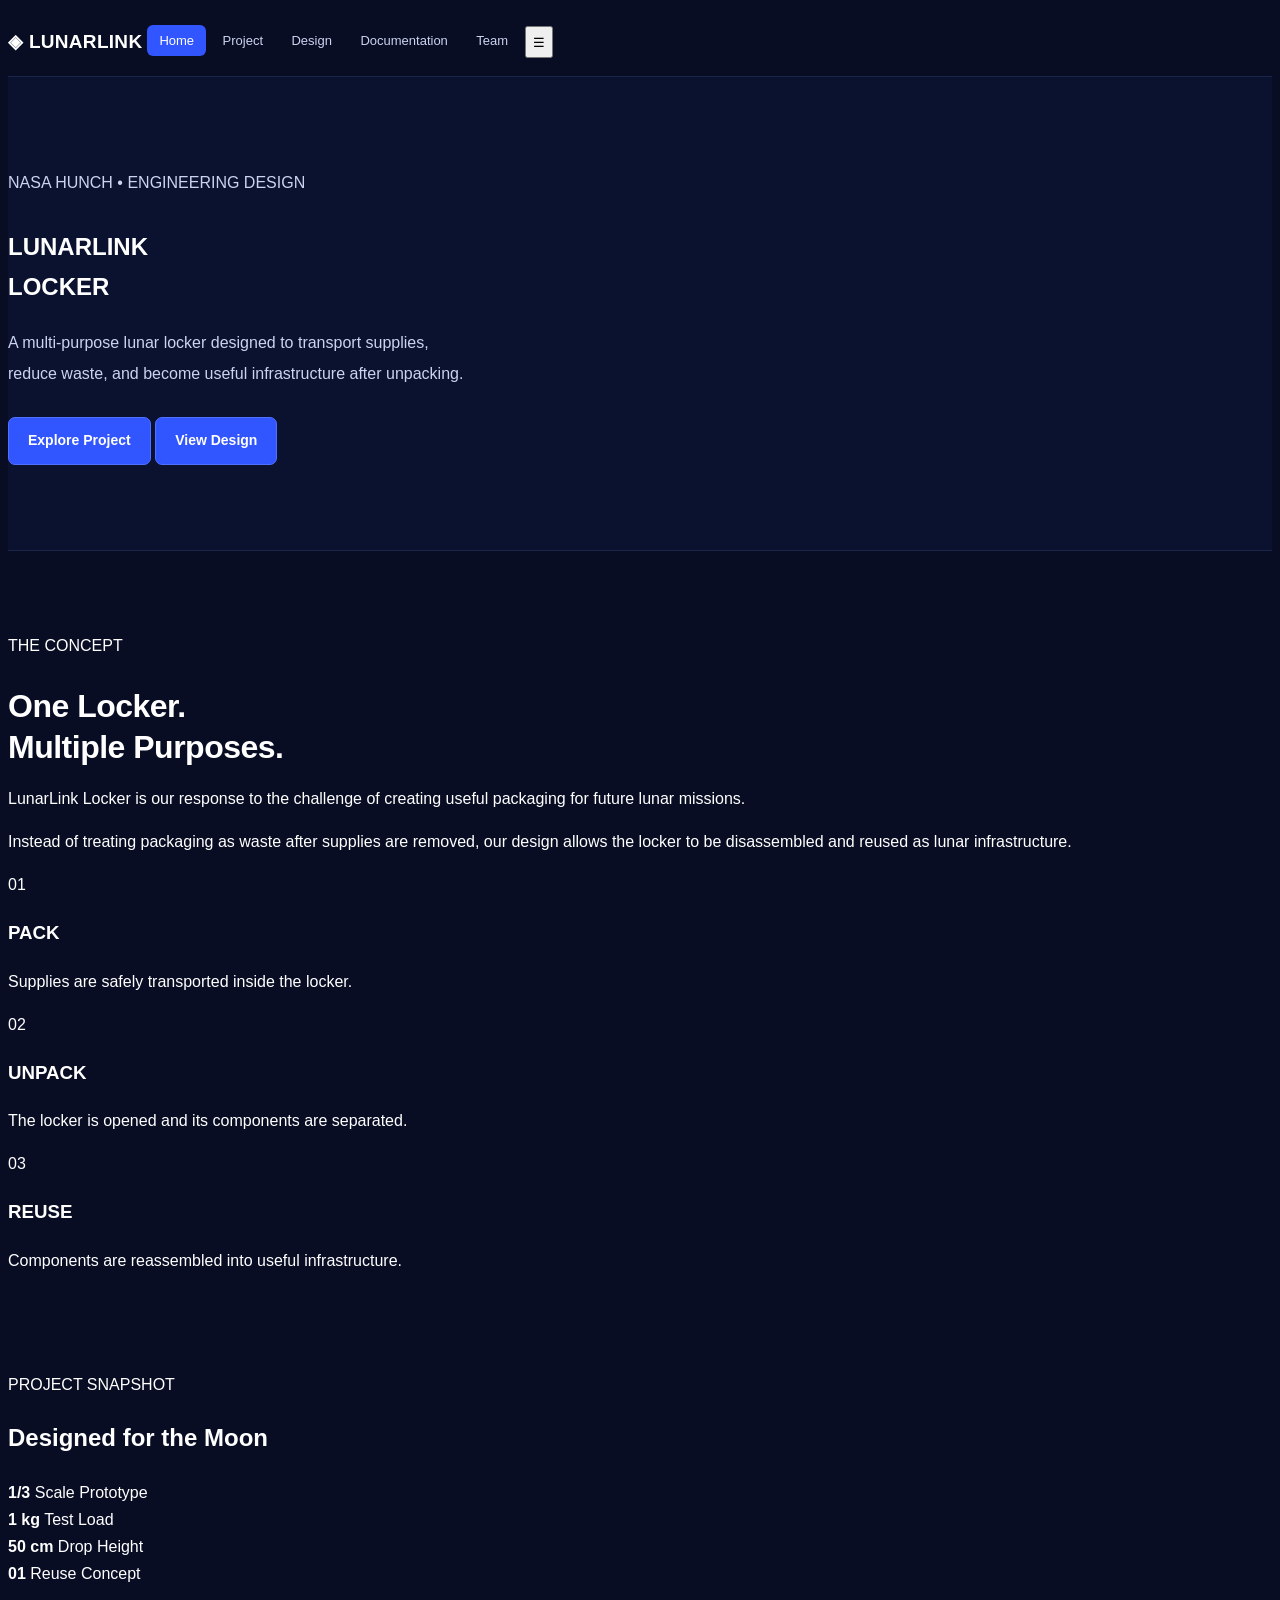
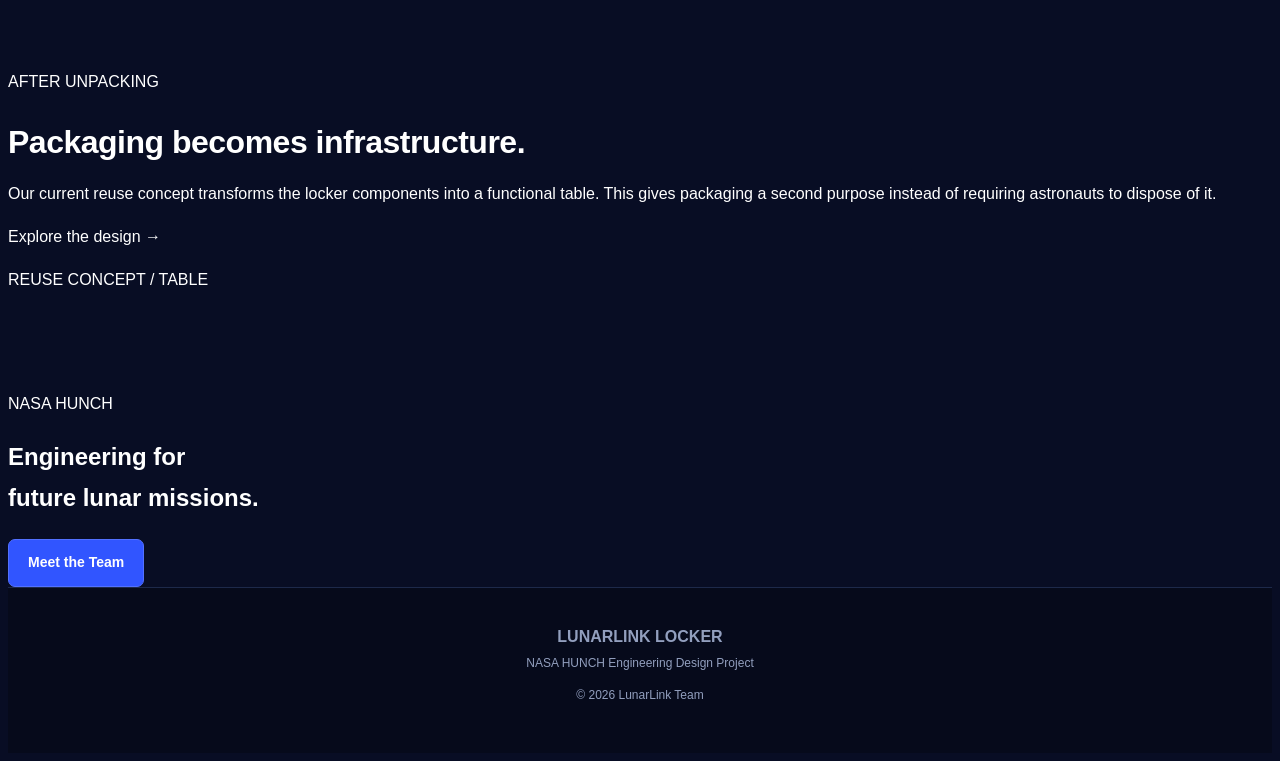
<file: Index.html>
<!DOCTYPE html>
<html lang="en">
<head>
    <meta charset="UTF-8">
    <meta name="viewport" content="width=device-width, initial-scale=1.0">
    <title>LunarLink Locker | NASA HUNCH</title>
    <link rel="stylesheet" href="style.css">
</head>

<body>

<header>
    <nav class="navbar">
        <div class="logo">
            <span>◈</span> LUNARLINK
        </div>

        <div class="nav-links">
            <a href="index.html" class="active">Home</a>
            <a href="project.html">Project</a>
            <a href="design.html">Design</a>
            <a href="documentation.html">Documentation</a>
            <a href="team.html">Team</a>
        </div>

        <button class="menu-button" onclick="toggleMenu()">☰</button>
    </nav>
</header>

<main>

    <!-- HERO -->
    <section class="hero">

        <div class="hero-content">
            <p class="eyebrow">NASA HUNCH • ENGINEERING DESIGN</p>

            <h1>
                LUNAR<span>LINK</span><br>
                LOCKER
            </h1>

            <p class="hero-text">
                A multi-purpose lunar locker designed to transport supplies,
                reduce waste, and become useful infrastructure after unpacking.
            </p>

            <div class="hero-buttons">
                <a href="project.html" class="button primary">Explore Project</a>
                <a href="design.html" class="button secondary">View Design</a>
            </div>
        </div>

        <div class="moon">
            <div class="moon-circle"></div>
            <div class="orbit"></div>
        </div>

    </section>


    <!-- INTRO -->
    <section class="section">

        <div class="section-heading">
            <p class="eyebrow">THE CONCEPT</p>
            <h2>One Locker.<br><span>Multiple Purposes.</span></h2>
        </div>

        <div class="intro-grid">

            <div>
                <p>
                    LunarLink Locker is our response to the challenge of
                    creating useful packaging for future lunar missions.
                </p>

                <p>
                    Instead of treating packaging as waste after supplies
                    are removed, our design allows the locker to be
                    disassembled and reused as lunar infrastructure.
                </p>
            </div>

            <div class="concept-card">
                <div class="card-number">01</div>
                <h3>PACK</h3>
                <p>
                    Supplies are safely transported inside the locker.
                </p>
            </div>

            <div class="concept-card">
                <div class="card-number">02</div>
                <h3>UNPACK</h3>
                <p>
                    The locker is opened and its components are separated.
                </p>
            </div>

            <div class="concept-card">
                <div class="card-number">03</div>
                <h3>REUSE</h3>
                <p>
                    Components are reassembled into useful infrastructure.
                </p>
            </div>

        </div>

    </section>


    <!-- PROJECT SNAPSHOT -->
    <section class="dark-section">

        <div class="section-heading center">
            <p class="eyebrow">PROJECT SNAPSHOT</p>
            <h2>Designed for the Moon</h2>
        </div>

        <div class="stats">

            <div class="stat">
                <strong>1/3</strong>
                <span>Scale Prototype</span>
            </div>

            <div class="stat">
                <strong>1 kg</strong>
                <span>Test Load</span>
            </div>

            <div class="stat">
                <strong>50 cm</strong>
                <span>Drop Height</span>
            </div>

            <div class="stat">
                <strong>01</strong>
                <span>Reuse Concept</span>
            </div>

        </div>

    </section>


    <!-- REUSE -->
    <section class="section">

        <div class="reuse-layout">

            <div>
                <p class="eyebrow">AFTER UNPACKING</p>
                <h2>Packaging becomes <span>infrastructure.</span></h2>

                <p>
                    Our current reuse concept transforms the locker components
                    into a functional table. This gives packaging a second
                    purpose instead of requiring astronauts to dispose of it.
                </p>

                <a href="design.html" class="text-link">
                    Explore the design →
                </a>
            </div>

            <div class="reuse-box">
                <div class="table-shape">
                    <div class="table-top"></div>
                    <div class="leg leg-one"></div>
                    <div class="leg leg-two"></div>
                    <div class="leg leg-three"></div>
                    <div class="leg leg-four"></div>
                </div>

                <p>REUSE CONCEPT / TABLE</p>
            </div>

        </div>

    </section>


    <!-- CTA -->
    <section class="cta">

        <p class="eyebrow">NASA HUNCH</p>

        <h2>
            Engineering for<br>
            <span>future lunar missions.</span>
        </h2>

        <a href="team.html" class="button primary">
            Meet the Team
        </a>

    </section>

</main>


<footer>
    <div>
        <strong>LUNARLINK LOCKER</strong>
        <p>NASA HUNCH Engineering Design Project</p>
    </div>

    <p>© 2026 LunarLink Team</p>
</footer>

<script src="script.js"></script>

</body>
</html>
</file>
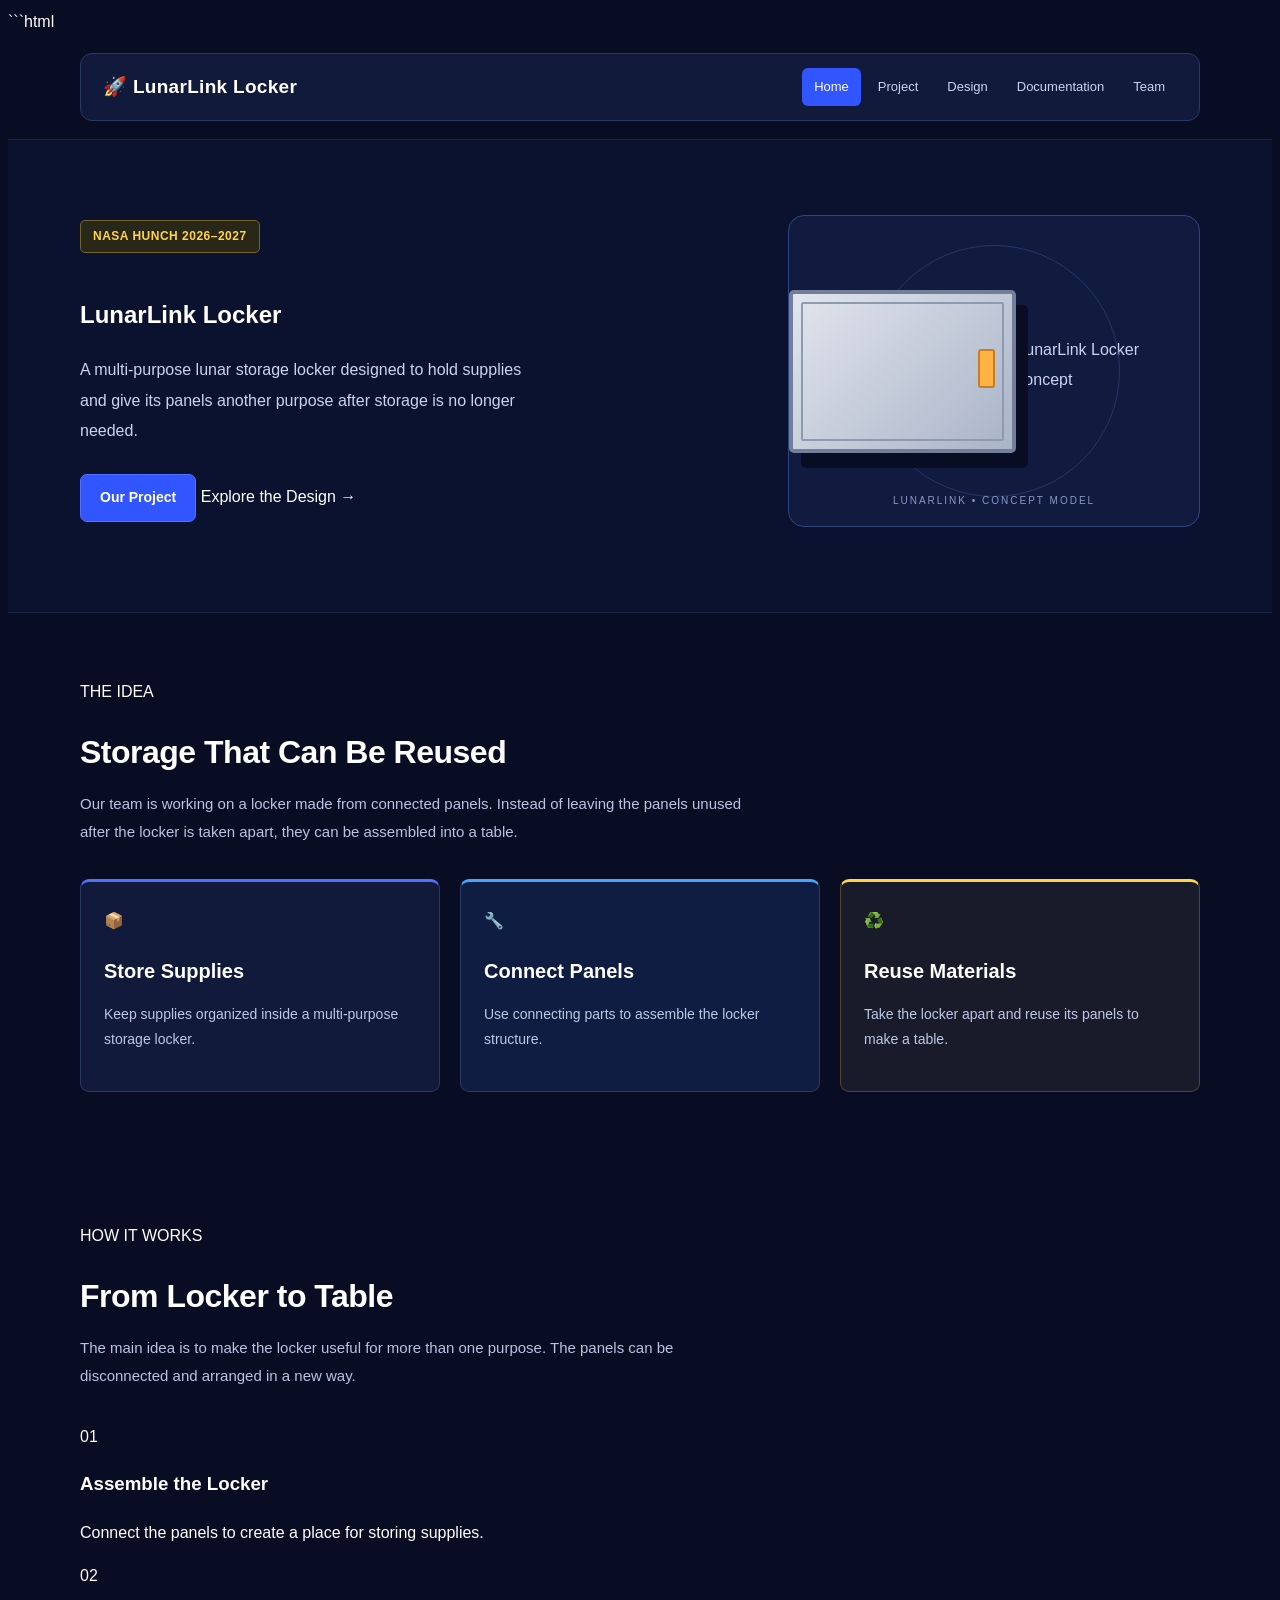
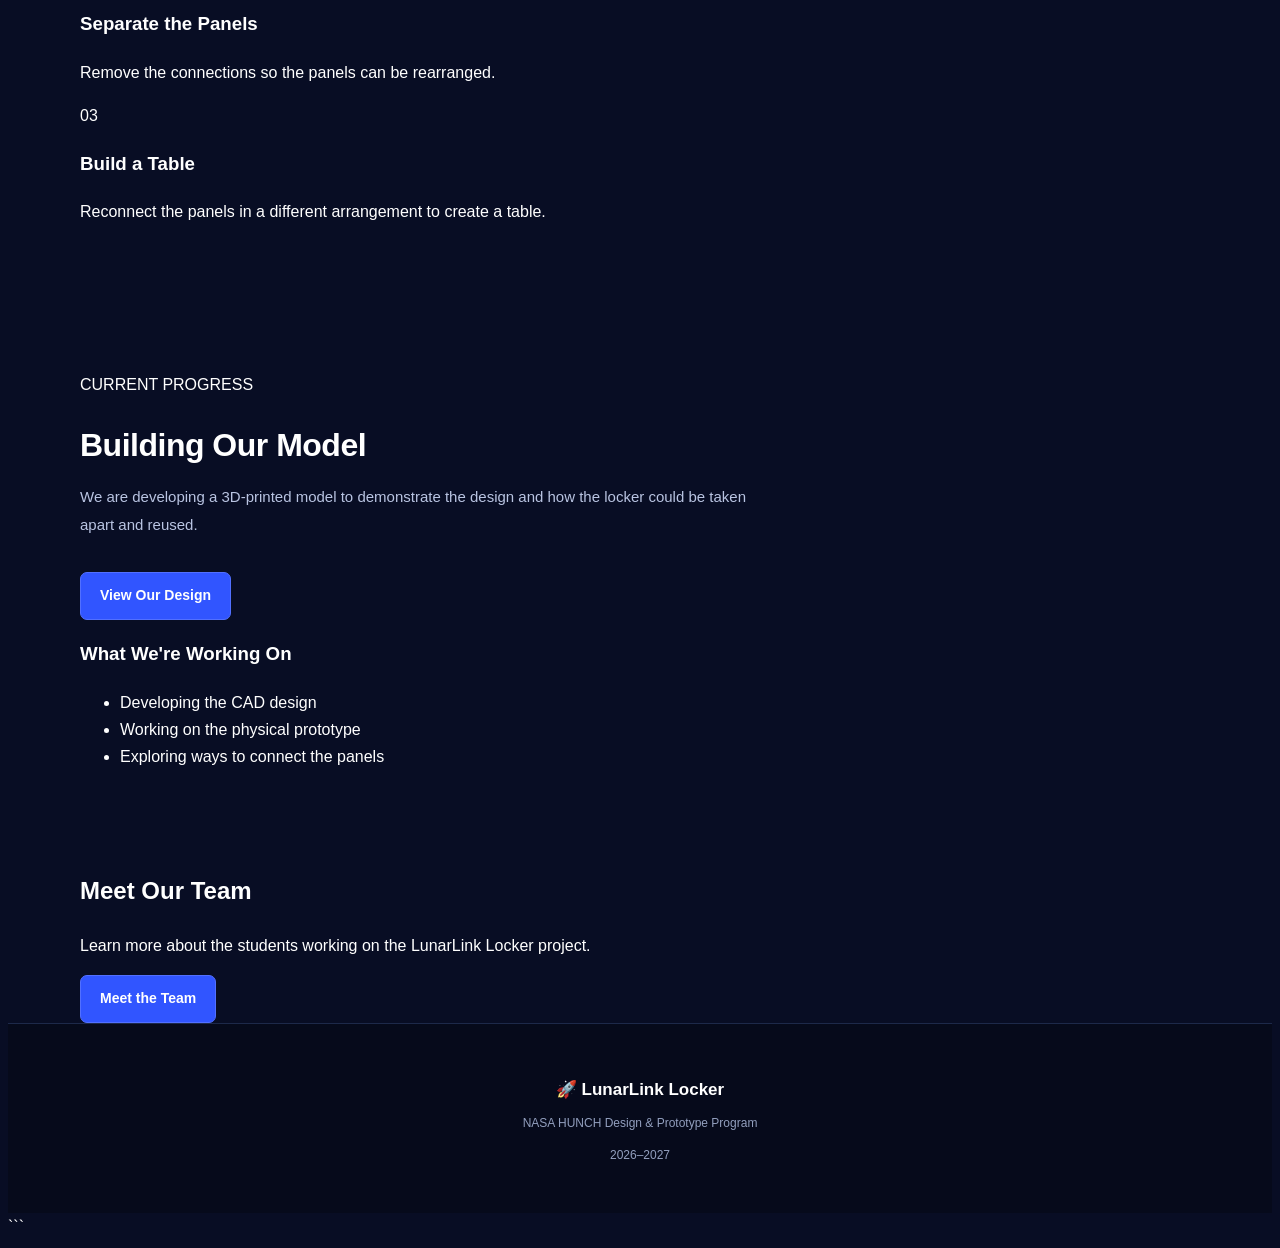
<file: index.html>
```html
<!DOCTYPE html>
<html lang="en">

<head>
    <meta charset="UTF-8">
    <meta name="viewport" content="width=device-width, initial-scale=1.0">

    <title>LunarLink Locker</title>

    <link rel="stylesheet" href="style.css">
</head>

<body>

    <!-- Navigation -->
    <header>
        <div class="wrap">
            <div class="bar">

                <a href="index.html" class="logo">
                    🚀 LunarLink Locker
                </a>

                <nav>
                    <a href="index.html" class="active">Home</a>
                    <a href="project.html">Project</a>
                    <a href="design.html">Design</a>
                    <a href="documentation.html">Documentation</a>
                    <a href="team.html">Team</a>
                </nav>

            </div>
        </div>
    </header>


    <!-- Introduction -->
    <section class="hero">
        <div class="wrap hero-grid">

            <div class="hero-text">

                <span class="tag">
                    NASA HUNCH 2026–2027
                </span>

                <h1>LunarLink Locker</h1>

                <p>
                    A multi-purpose lunar storage locker designed
                    to hold supplies and give its panels another
                    purpose after storage is no longer needed.
                </p>

                <div class="hero-links">
                    <a href="project.html" class="button">
                        Our Project
                    </a>

                    <a href="design.html" class="text-link">
                        Explore the Design →
                    </a>
                </div>

            </div>

            <!-- Replace this illustration with a photo or render
                 of our actual model when available. -->
            <div class="picture">
                <div class="locker">
                    <div class="handle"></div>
                </div>
                <p class="image-caption">
                    LunarLink Locker concept
                </p>
            </div>

        </div>
    </section>


    <!-- Project Overview -->
    <section class="section overview">
        <div class="wrap">

            <div class="section-heading">
                <span class="small-label">THE IDEA</span>
                <h2>Storage That Can Be Reused</h2>

                <p class="intro">
                    Our team is working on a locker made from
                    connected panels. Instead of leaving the
                    panels unused after the locker is taken apart,
                    they can be assembled into a table.
                </p>
            </div>

            <div class="cards">

                <div class="card">
                    <span class="card-icon">📦</span>
                    <h3>Store Supplies</h3>
                    <p>
                        Keep supplies organized inside a
                        multi-purpose storage locker.
                    </p>
                </div>

                <div class="card blue">
                    <span class="card-icon">🔧</span>
                    <h3>Connect Panels</h3>
                    <p>
                        Use connecting parts to assemble
                        the locker structure.
                    </p>
                </div>

                <div class="card yellow">
                    <span class="card-icon">♻️</span>
                    <h3>Reuse Materials</h3>
                    <p>
                        Take the locker apart and reuse
                        its panels to make a table.
                    </p>
                </div>

            </div>

        </div>
    </section>


    <!-- How It Works -->
    <section class="section process-section">
        <div class="wrap">

            <div class="process-intro">
                <div>
                    <span class="small-label">HOW IT WORKS</span>
                    <h2>From Locker to Table</h2>
                </div>

                <p class="intro">
                    The main idea is to make the locker useful
                    for more than one purpose. The panels can
                    be disconnected and arranged in a new way.
                </p>
            </div>

            <div class="process-list">

                <div class="process-step">
                    <span class="step-number">01</span>
                    <div>
                        <h3>Assemble the Locker</h3>
                        <p>
                            Connect the panels to create
                            a place for storing supplies.
                        </p>
                    </div>
                </div>

                <div class="process-step">
                    <span class="step-number">02</span>
                    <div>
                        <h3>Separate the Panels</h3>
                        <p>
                            Remove the connections so the
                            panels can be rearranged.
                        </p>
                    </div>
                </div>

                <div class="process-step">
                    <span class="step-number">03</span>
                    <div>
                        <h3>Build a Table</h3>
                        <p>
                            Reconnect the panels in a different
                            arrangement to create a table.
                        </p>
                    </div>
                </div>

            </div>

        </div>
    </section>


    <!-- Current Progress -->
    <section class="section model-section">
        <div class="wrap model-layout">

            <div>
                <span class="small-label">CURRENT PROGRESS</span>
                <h2>Building Our Model</h2>

                <p class="intro">
                    We are developing a 3D-printed model to
                    demonstrate the design and how the locker
                    could be taken apart and reused.
                </p>

                <a href="design.html" class="button">
                    View Our Design
                </a>
            </div>

            <div class="model-note">
                <h3>What We're Working On</h3>
                <ul>
                    <li>Developing the CAD design</li>
                    <li>Working on the physical prototype</li>
                    <li>Exploring ways to connect the panels</li>
                </ul>
            </div>

        </div>
    </section>


    <!-- Team Link -->
    <section class="team-preview">
        <div class="wrap team-preview-content">

            <div>
                <h2>Meet Our Team</h2>
                <p>
                    Learn more about the students working
                    on the LunarLink Locker project.
                </p>
            </div>

            <a href="team.html" class="button">
                Meet the Team
            </a>

        </div>
    </section>


    <!-- Footer -->
    <footer>
        <h3>🚀 LunarLink Locker</h3>

        <p>
            NASA HUNCH Design &amp; Prototype Program
        </p>

        <p>2026–2027</p>
    </footer>

</body>
</html>
```
</file>
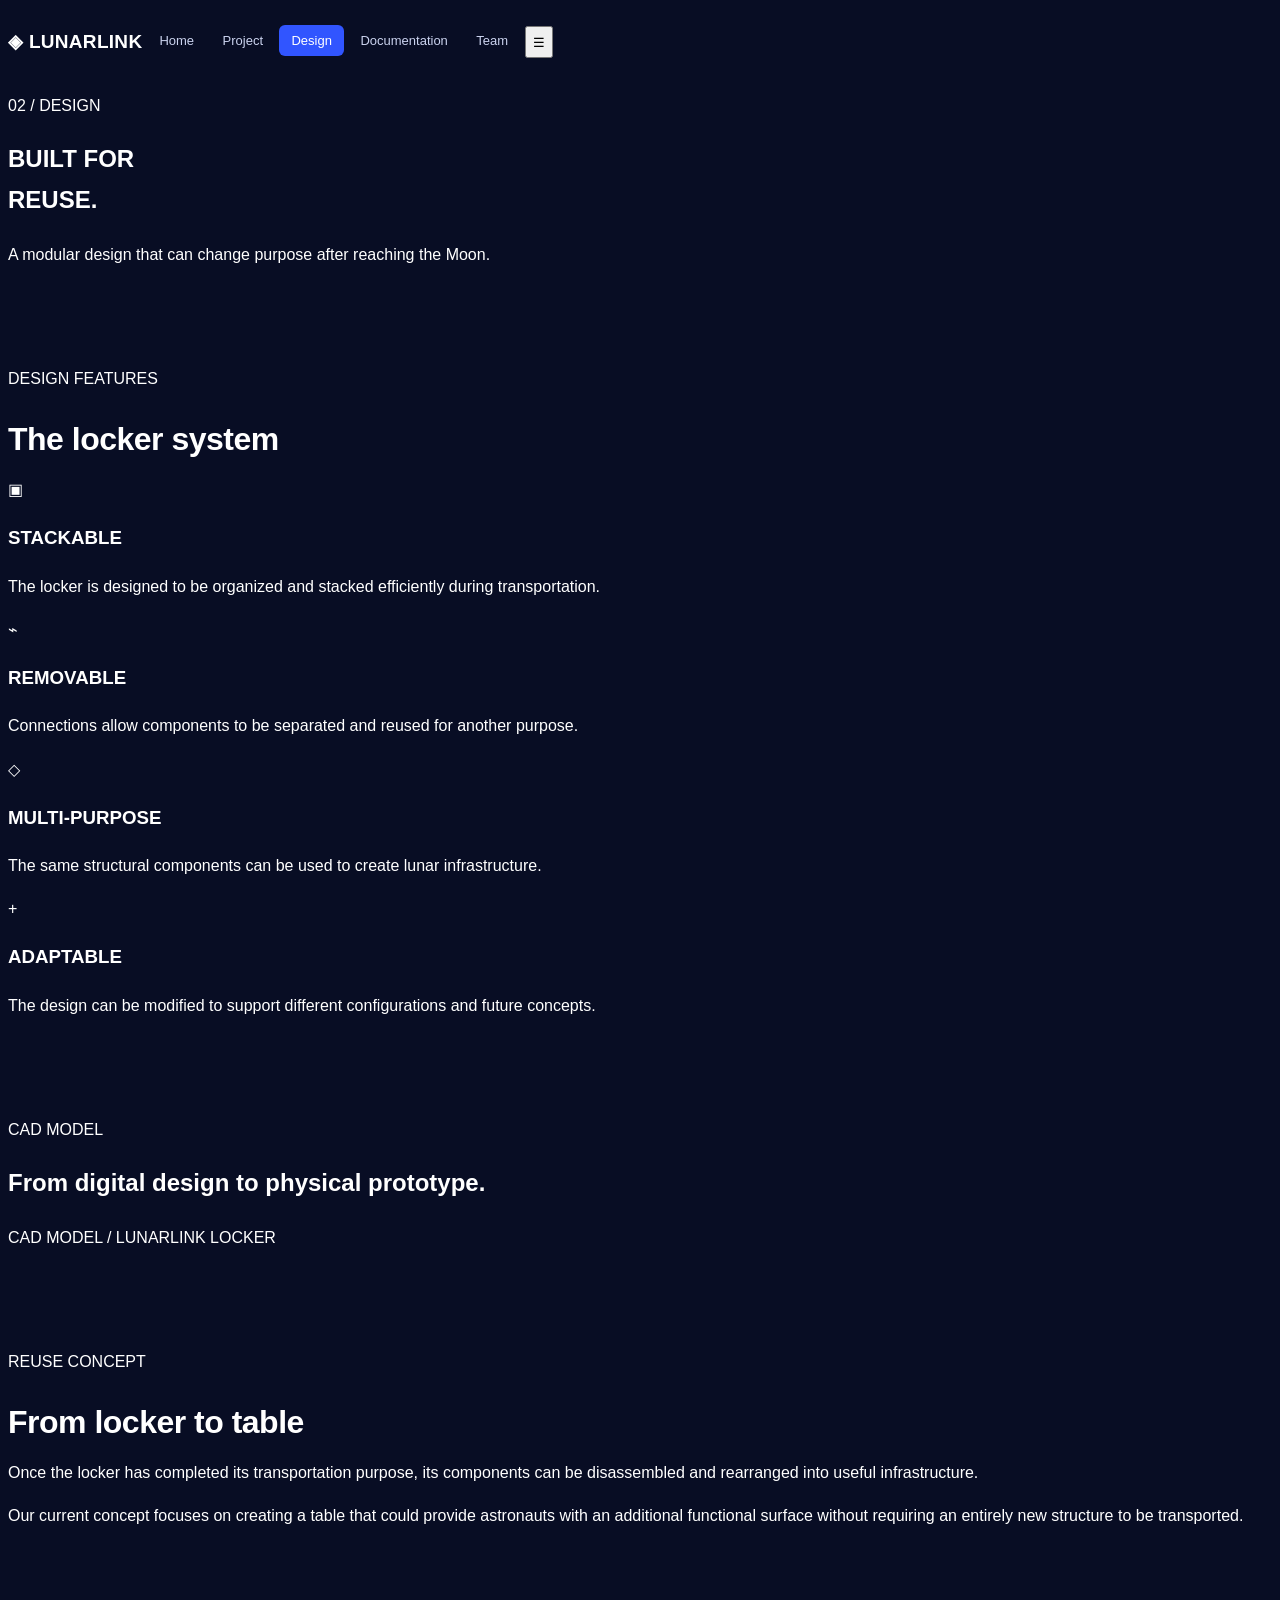
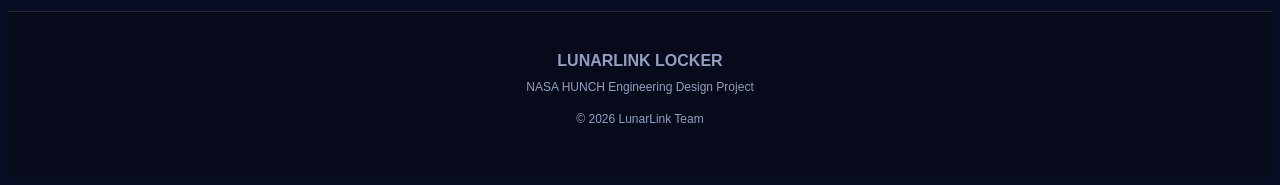
<file: Design.html>
<!DOCTYPE html>
<html lang="en">
<head>

    <meta charset="UTF-8">
    <meta name="viewport" content="width=device-width, initial-scale=1.0">

    <title>Design | LunarLink Locker</title>

    <link rel="stylesheet" href="style.css">

</head>

<body>

<header>

    <nav class="navbar">

        <div class="logo">
            <span>◈</span> LUNARLINK
        </div>

        <div class="nav-links">
            <a href="index.html">Home</a>
            <a href="project.html">Project</a>
            <a href="design.html" class="active">Design</a>
            <a href="documentation.html">Documentation</a>
            <a href="team.html">Team</a>
        </div>

        <button class="menu-button" onclick="toggleMenu()">☰</button>

    </nav>

</header>


<main>

<section class="page-hero">

    <p class="eyebrow">02 / DESIGN</p>

    <h1>
        BUILT FOR<br>
        <span>REUSE.</span>
    </h1>

    <p>
        A modular design that can change purpose after reaching the Moon.
    </p>

</section>


<section class="section">

    <div class="section-heading">

        <p class="eyebrow">DESIGN FEATURES</p>

        <h2>The locker system</h2>

    </div>


    <div class="feature-grid">

        <div class="feature-card">
            <div class="feature-icon">▣</div>
            <h3>STACKABLE</h3>
            <p>
                The locker is designed to be organized and stacked
                efficiently during transportation.
            </p>
        </div>

        <div class="feature-card">
            <div class="feature-icon">⌁</div>
            <h3>REMOVABLE</h3>
            <p>
                Connections allow components to be separated and
                reused for another purpose.
            </p>
        </div>

        <div class="feature-card">
            <div class="feature-icon">◇</div>
            <h3>MULTI-PURPOSE</h3>
            <p>
                The same structural components can be used to
                create lunar infrastructure.
            </p>
        </div>

        <div class="feature-card">
            <div class="feature-icon">+</div>
            <h3>ADAPTABLE</h3>
            <p>
                The design can be modified to support different
                configurations and future concepts.
            </p>
        </div>

    </div>

</section>


<section class="dark-section">

    <div class="two-column">

        <div>

            <p class="eyebrow">CAD MODEL</p>

            <h2>
                From digital design
                <span>to physical prototype.</span>
            </h2>

        </div>

        <div class="model-placeholder">

            <div class="cube">
                <div class="cube-front"></div>
                <div class="cube-top"></div>
                <div class="cube-side"></div>
            </div>

            <p>CAD MODEL / LUNARLINK LOCKER</p>

        </div>

    </div>

</section>


<section class="section">

    <div class="section-heading">

        <p class="eyebrow">REUSE CONCEPT</p>

        <h2>From locker to table</h2>

    </div>


    <div class="reuse-explanation">

        <p>
            Once the locker has completed its transportation purpose,
            its components can be disassembled and rearranged into
            useful infrastructure.
        </p>

        <p>
            Our current concept focuses on creating a table that could
            provide astronauts with an additional functional surface
            without requiring an entirely new structure to be transported.
        </p>

    </div>

</section>

</main>


<footer>

    <div>
        <strong>LUNARLINK LOCKER</strong>
        <p>NASA HUNCH Engineering Design Project</p>
    </div>

    <p>© 2026 LunarLink Team</p>

</footer>

<script src="script.js"></script>

</body>
</html>
</file>
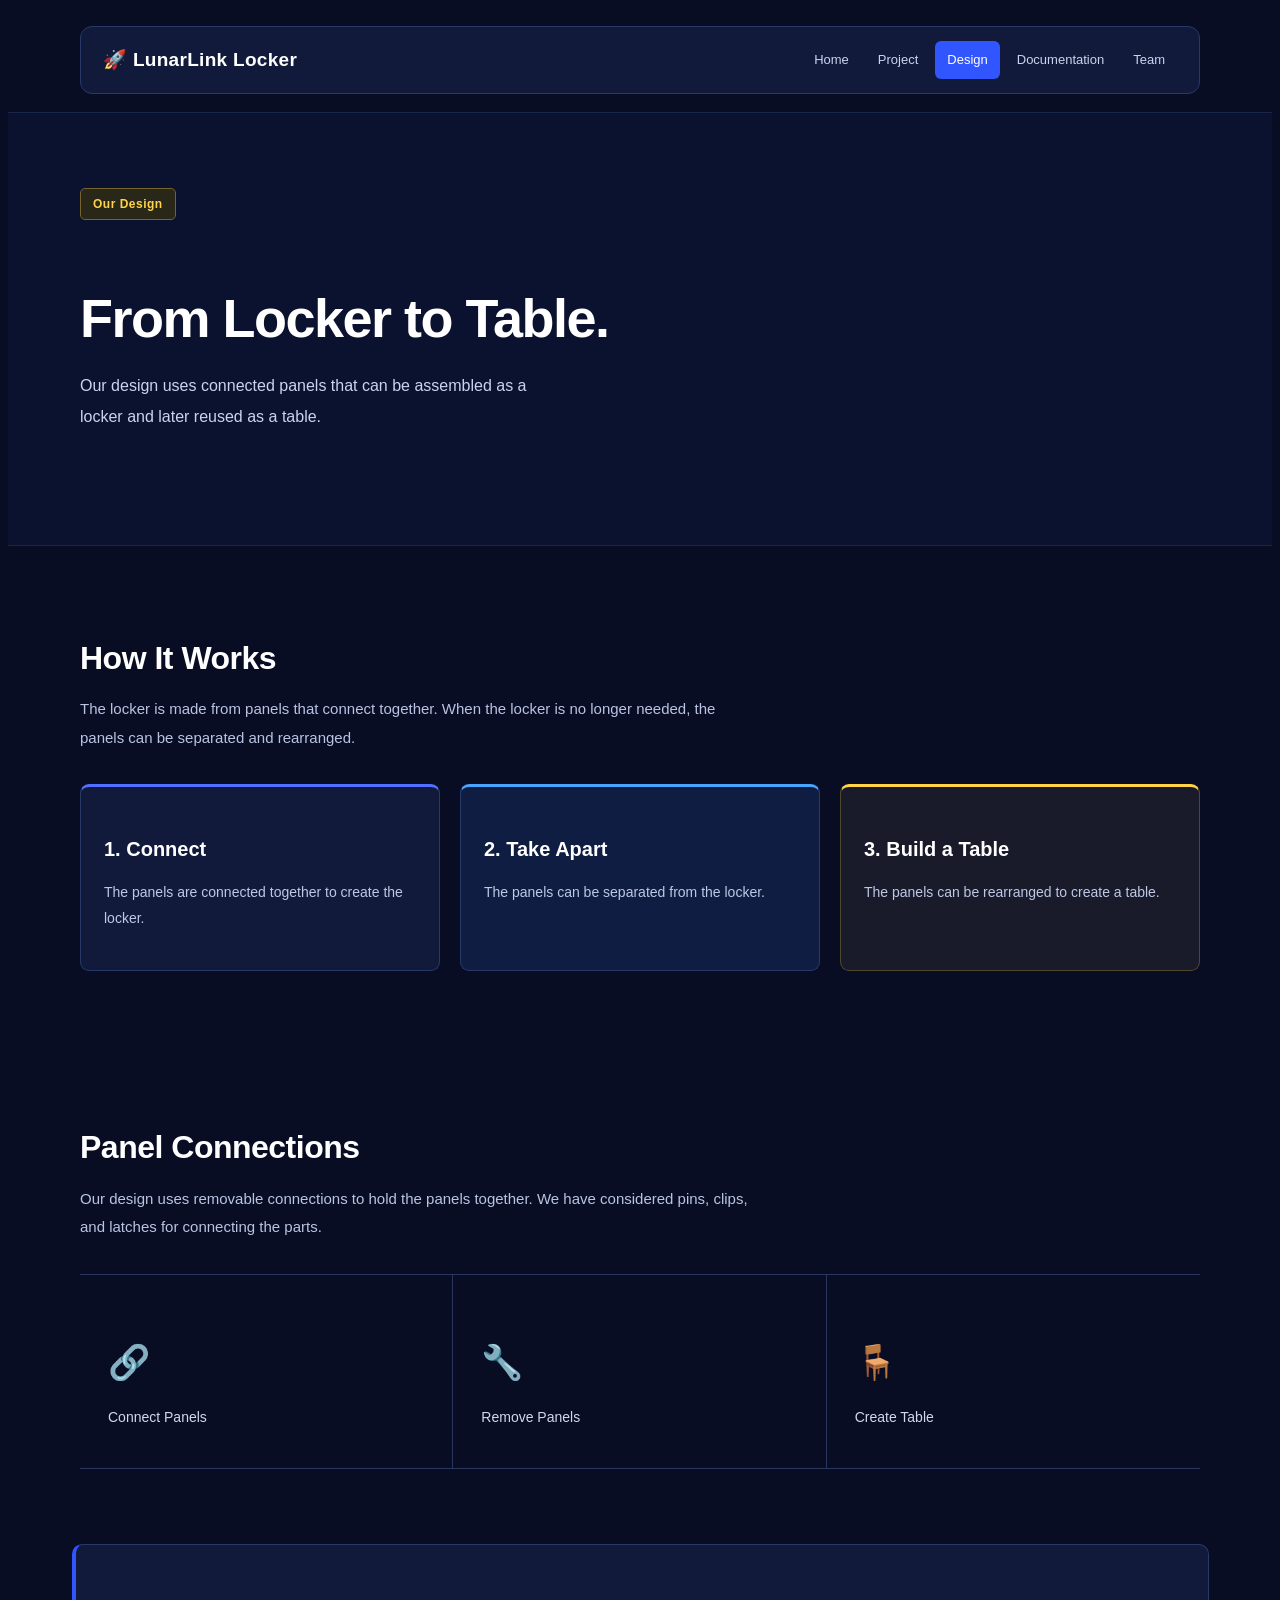
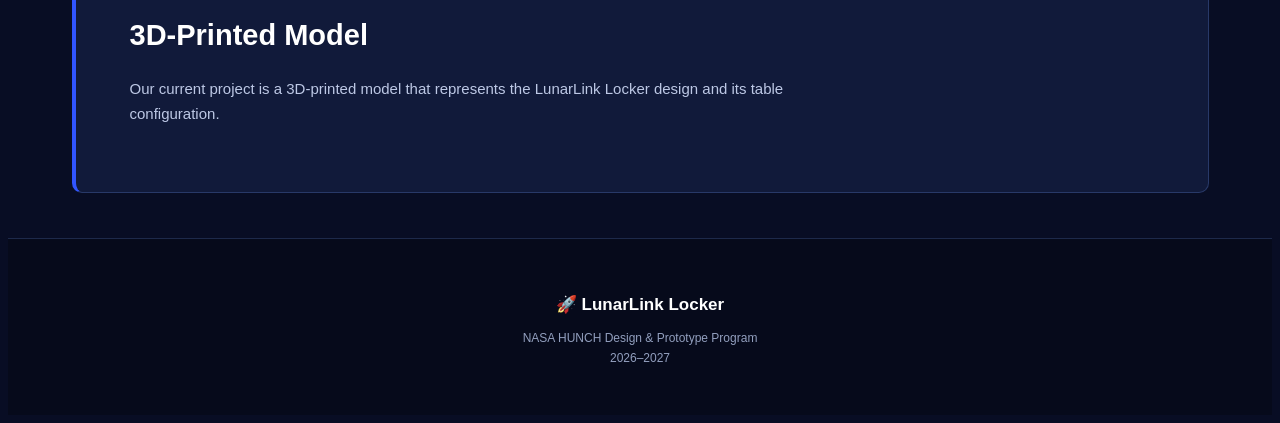
<file: design.html>
<!DOCTYPE html>
<html lang="en">

<head>
    <meta charset="UTF-8">
    <meta name="viewport" content="width=device-width, initial-scale=1.0">

    <title>Design | LunarLink Locker</title>

    <link rel="stylesheet" href="style.css">
</head>


<body>

    <!-- Navigation -->
    <header>

        <div class="wrap">

            <div class="bar">

                <a href="index.html" class="logo">
                    🚀 LunarLink Locker
                </a>

                <nav>
                    <a href="index.html">Home</a>
                    <a href="project.html">Project</a>
                    <a href="design.html" class="active">Design</a>
                    <a href="documentation.html">Documentation</a>
                    <a href="team.html">Team</a>
                </nav>

            </div>

        </div>

    </header>


    <!-- Hero -->
    <section class="hero">

        <div class="wrap">

            <span class="tag">
                Our Design
            </span>

            <h2>
                From Locker to Table.
            </h2>

            <p>
                Our design uses connected panels that can be
                assembled as a locker and later reused as a table.
            </p>

        </div>

    </section>


    <!-- How It Works -->
    <section class="section">

        <div class="wrap">

            <h2>
                How It Works
            </h2>

            <p class="intro">
                The locker is made from panels that connect
                together. When the locker is no longer needed,
                the panels can be separated and rearranged.
            </p>


            <div class="cards">

                <div class="card">

                    <h3>1. Connect</h3>

                    <p>
                        The panels are connected together
                        to create the locker.
                    </p>

                </div>


                <div class="card blue">

                    <h3>2. Take Apart</h3>

                    <p>
                        The panels can be separated from
                        the locker.
                    </p>

                </div>


                <div class="card yellow">

                    <h3>3. Build a Table</h3>

                    <p>
                        The panels can be rearranged to
                        create a table.
                    </p>

                </div>

            </div>

        </div>

    </section>


    <!-- Connections -->
    <section class="section">

        <div class="wrap">

            <h2>
                Panel Connections
            </h2>

            <p class="intro">
                Our design uses removable connections to hold
                the panels together. We have considered pins,
                clips, and latches for connecting the parts.
            </p>


            <div class="facts">

                <div class="fact">

                    <h3>🔗</h3>

                    <p>
                        Connect Panels
                    </p>

                </div>


                <div class="fact">

                    <h3>🔧</h3>

                    <p>
                        Remove Panels
                    </p>

                </div>


                <div class="fact">

                    <h3>🪑</h3>

                    <p>
                        Create Table
                    </p>

                </div>

            </div>

        </div>

    </section>


    <!-- 3D Model -->
    <section class="dark">

        <div class="wrap">

            <h2>
                3D-Printed Model
            </h2>

            <p>
                Our current project is a 3D-printed model
                that represents the LunarLink Locker design
                and its table configuration.
            </p>

        </div>

    </section>


    <!-- Footer -->
    <footer>

        <h3>
            🚀 LunarLink Locker
        </h3>

        <p>
            NASA HUNCH Design &amp; Prototype Program
            <br>
            2026–2027
        </p>

    </footer>


</body>

</html>
</file>
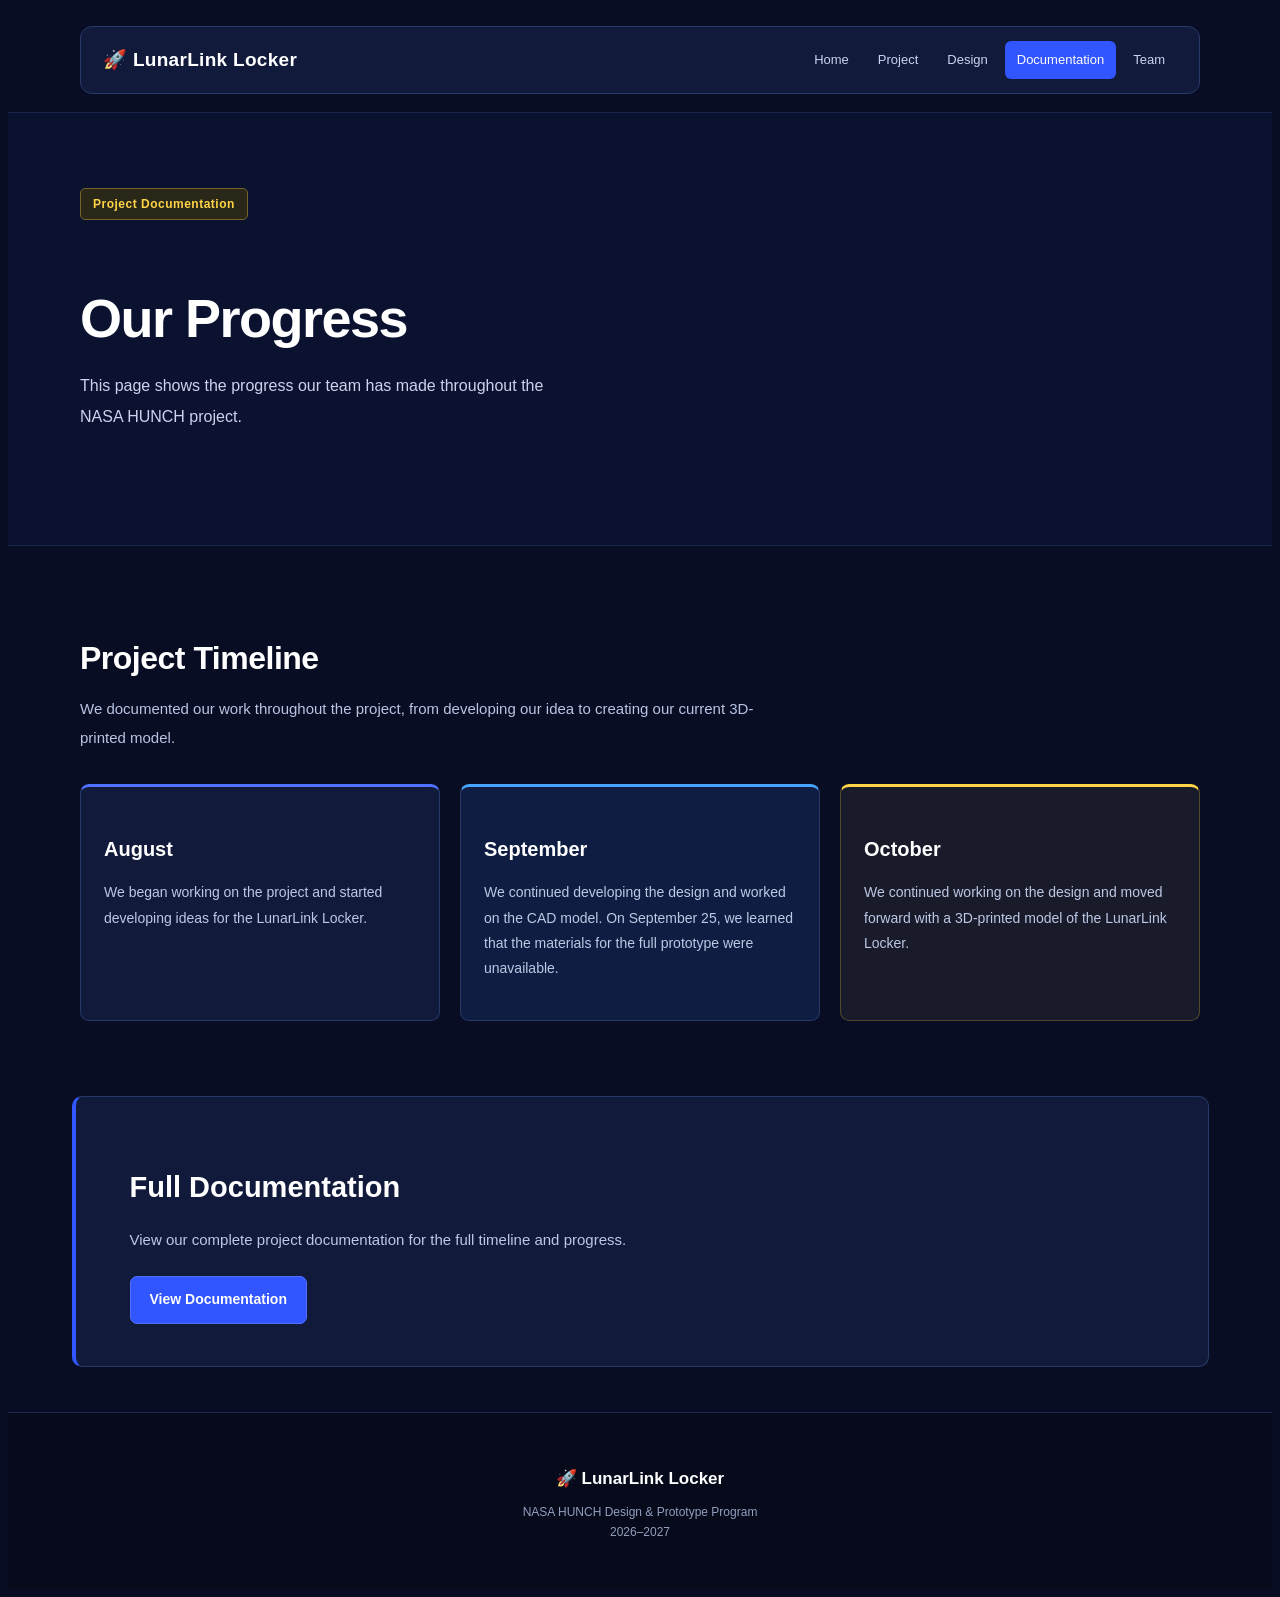
<file: documentation.html>
<!DOCTYPE html>
<html lang="en">

<head>
    <meta charset="UTF-8">
    <meta name="viewport" content="width=device-width, initial-scale=1.0">

    <title>Documentation | LunarLink Locker</title>

    <link rel="stylesheet" href="style.css">
</head>


<body>

    <!-- Navigation -->
    <header>

        <div class="wrap">

            <div class="bar">

                <a href="index.html" class="logo">
                    🚀 LunarLink Locker
                </a>

                <nav>
                    <a href="index.html">Home</a>
                    <a href="project.html">Project</a>
                    <a href="design.html">Design</a>
                    <a href="documentation.html" class="active">Documentation</a>
                    <a href="team.html">Team</a>
                </nav>

            </div>

        </div>

    </header>


    <!-- Hero -->
    <section class="hero">

        <div class="wrap">

            <span class="tag">
                Project Documentation
            </span>

            <h2>
                Our Progress
            </h2>

            <p>
                This page shows the progress our team has made
                throughout the NASA HUNCH project.
            </p>

        </div>

    </section>


    <!-- Documentation -->
    <section class="section">

        <div class="wrap">

            <h2>
                Project Timeline
            </h2>

            <p class="intro">
                We documented our work throughout the project,
                from developing our idea to creating our current
                3D-printed model.
            </p>


            <div class="cards">

                <div class="card">

                    <h3>August</h3>

                    <p>
                        We began working on the project and
                        started developing ideas for the
                        LunarLink Locker.
                    </p>

                </div>


                <div class="card blue">

                    <h3>September</h3>

                    <p>
                        We continued developing the design
                        and worked on the CAD model. On
                        September 25, we learned that the
                        materials for the full prototype were
                        unavailable.
                    </p>

                </div>


                <div class="card yellow">

                    <h3>October</h3>

                    <p>
                        We continued working on the design
                        and moved forward with a 3D-printed
                        model of the LunarLink Locker.
                    </p>

                </div>

            </div>

        </div>

    </section>


   

    <!-- Project Document -->
    <section class="dark">

        <div class="wrap">

            <h2>
                Full Documentation
            </h2>

            <p>
                View our complete project documentation
                for the full timeline and progress.
            </p>

            <a href="https://docs.google.com/document/d/1bA0BduE0wDELgAqAv94lMsmz8zH4SN8zZ9TqHbLvr_M/edit?usp=sharing"
               class="button"
               target="_blank">
                View Documentation
            </a>

        </div>

    </section>


    <!-- Footer -->
    <footer>

        <h3>
            🚀 LunarLink Locker
        </h3>

        <p>
            NASA HUNCH Design &amp; Prototype Program
            <br>
            2026–2027
        </p>

    </footer>


</body>

</html>
</file>
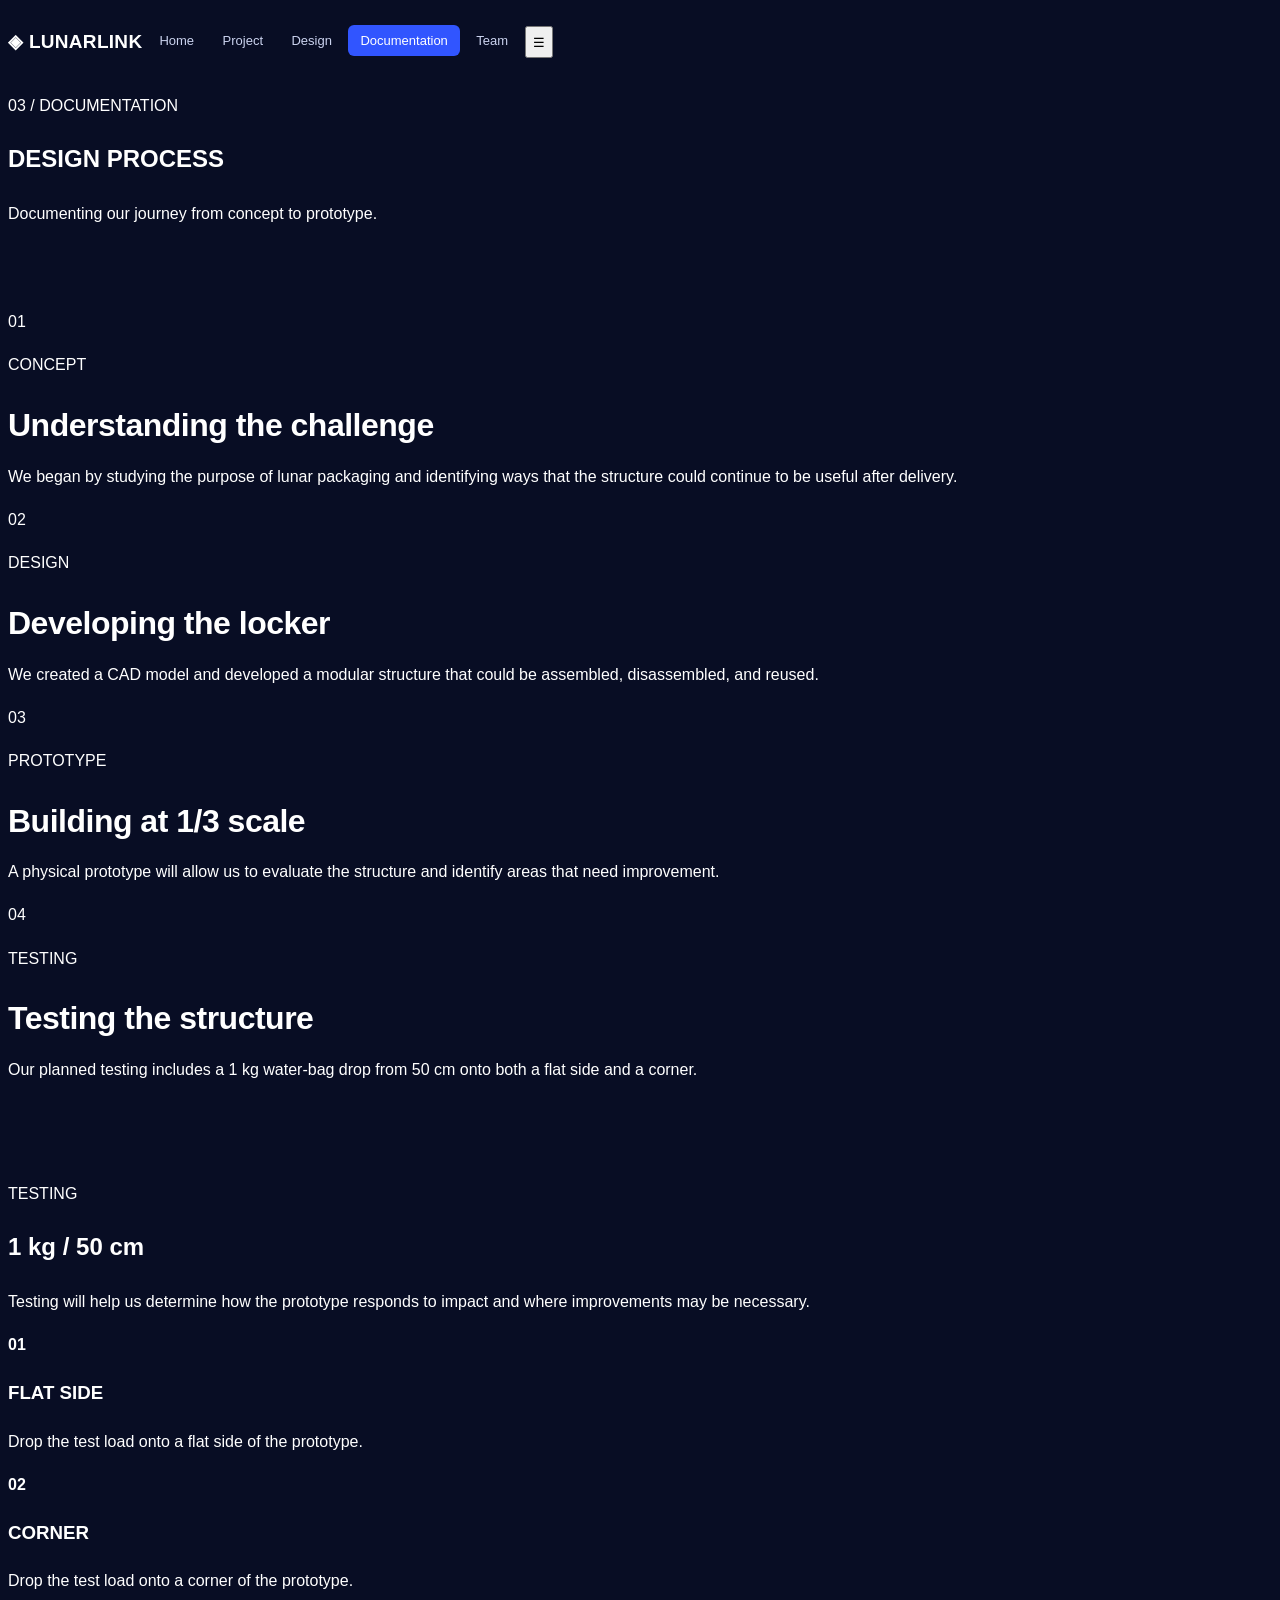
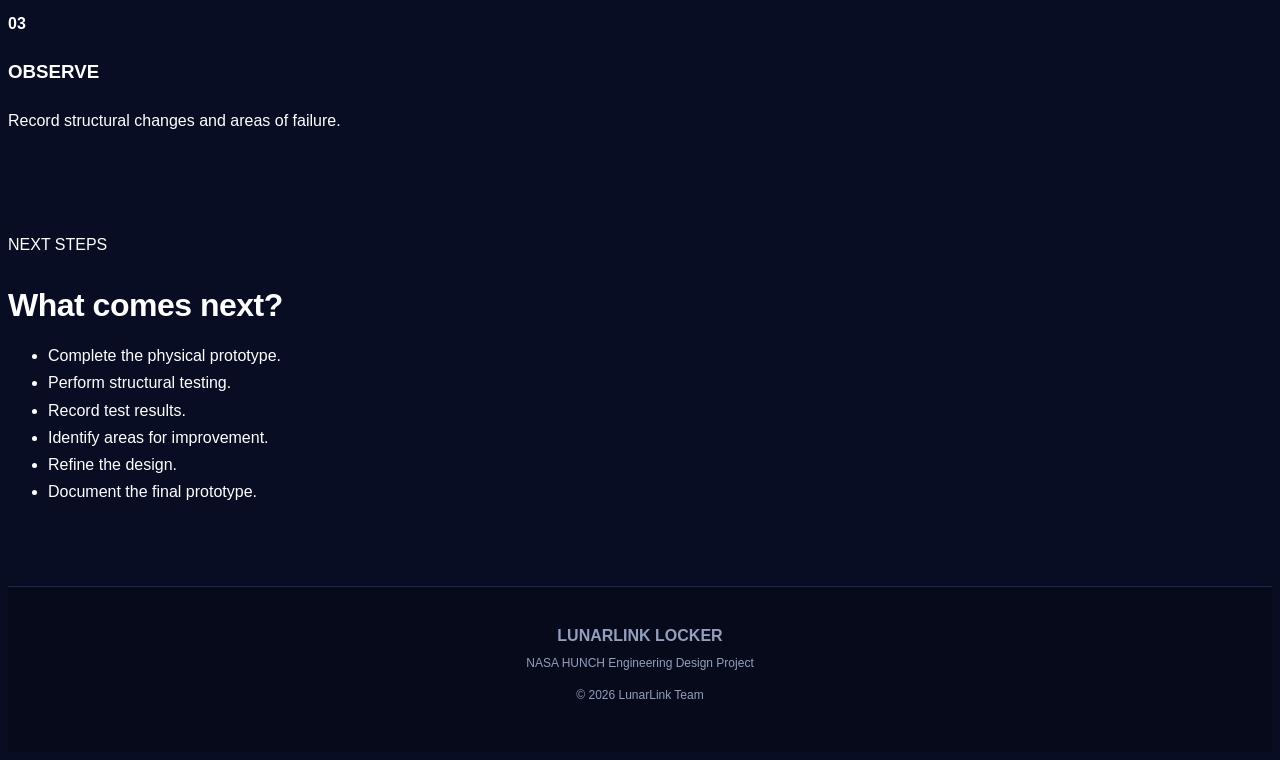
<file: Documentation.html>
<!DOCTYPE html>
<html lang="en">
<head>

    <meta charset="UTF-8">
    <meta name="viewport" content="width=device-width, initial-scale=1.0">

    <title>Documentation | LunarLink Locker</title>

    <link rel="stylesheet" href="style.css">

</head>

<body>

<header>

    <nav class="navbar">

        <div class="logo">
            <span>◈</span> LUNARLINK
        </div>

        <div class="nav-links">
            <a href="index.html">Home</a>
            <a href="project.html">Project</a>
            <a href="design.html">Design</a>
            <a href="documentation.html" class="active">Documentation</a>
            <a href="team.html">Team</a>
        </div>

        <button class="menu-button" onclick="toggleMenu()">☰</button>

    </nav>

</header>


<main>

<section class="page-hero">

    <p class="eyebrow">03 / DOCUMENTATION</p>

    <h1>
        DESIGN <span>PROCESS</span>
    </h1>

    <p>
        Documenting our journey from concept to prototype.
    </p>

</section>


<section class="section">

    <div class="timeline">

        <div class="timeline-item">

            <div class="timeline-number">01</div>

            <div>
                <p class="eyebrow">CONCEPT</p>
                <h2>Understanding the challenge</h2>

                <p>
                    We began by studying the purpose of lunar packaging
                    and identifying ways that the structure could continue
                    to be useful after delivery.
                </p>
            </div>

        </div>


        <div class="timeline-item">

            <div class="timeline-number">02</div>

            <div>
                <p class="eyebrow">DESIGN</p>
                <h2>Developing the locker</h2>

                <p>
                    We created a CAD model and developed a modular structure
                    that could be assembled, disassembled, and reused.
                </p>
            </div>

        </div>


        <div class="timeline-item">

            <div class="timeline-number">03</div>

            <div>
                <p class="eyebrow">PROTOTYPE</p>
                <h2>Building at 1/3 scale</h2>

                <p>
                    A physical prototype will allow us to evaluate the
                    structure and identify areas that need improvement.
                </p>
            </div>

        </div>


        <div class="timeline-item">

            <div class="timeline-number">04</div>

            <div>
                <p class="eyebrow">TESTING</p>
                <h2>Testing the structure</h2>

                <p>
                    Our planned testing includes a 1 kg water-bag drop
                    from 50 cm onto both a flat side and a corner.
                </p>
            </div>

        </div>

    </div>

</section>


<section class="dark-section">

    <div class="section-heading center">

        <p class="eyebrow">TESTING</p>

        <h2>1 kg / 50 cm</h2>

        <p>
            Testing will help us determine how the prototype responds
            to impact and where improvements may be necessary.
        </p>

    </div>


    <div class="test-grid">

        <div class="test-card">
            <strong>01</strong>
            <h3>FLAT SIDE</h3>
            <p>Drop the test load onto a flat side of the prototype.</p>
        </div>

        <div class="test-card">
            <strong>02</strong>
            <h3>CORNER</h3>
            <p>Drop the test load onto a corner of the prototype.</p>
        </div>

        <div class="test-card">
            <strong>03</strong>
            <h3>OBSERVE</h3>
            <p>Record structural changes and areas of failure.</p>
        </div>

    </div>

</section>


<section class="section">

    <div class="section-heading">

        <p class="eyebrow">NEXT STEPS</p>

        <h2>What comes next?</h2>

    </div>

    <ul class="next-steps">

        <li>Complete the physical prototype.</li>
        <li>Perform structural testing.</li>
        <li>Record test results.</li>
        <li>Identify areas for improvement.</li>
        <li>Refine the design.</li>
        <li>Document the final prototype.</li>

    </ul>

</section>

</main>


<footer>

    <div>
        <strong>LUNARLINK LOCKER</strong>
        <p>NASA HUNCH Engineering Design Project</p>
    </div>

    <p>© 2026 LunarLink Team</p>

</footer>

<script src="script.js"></script>

</body>
</html>
</file>
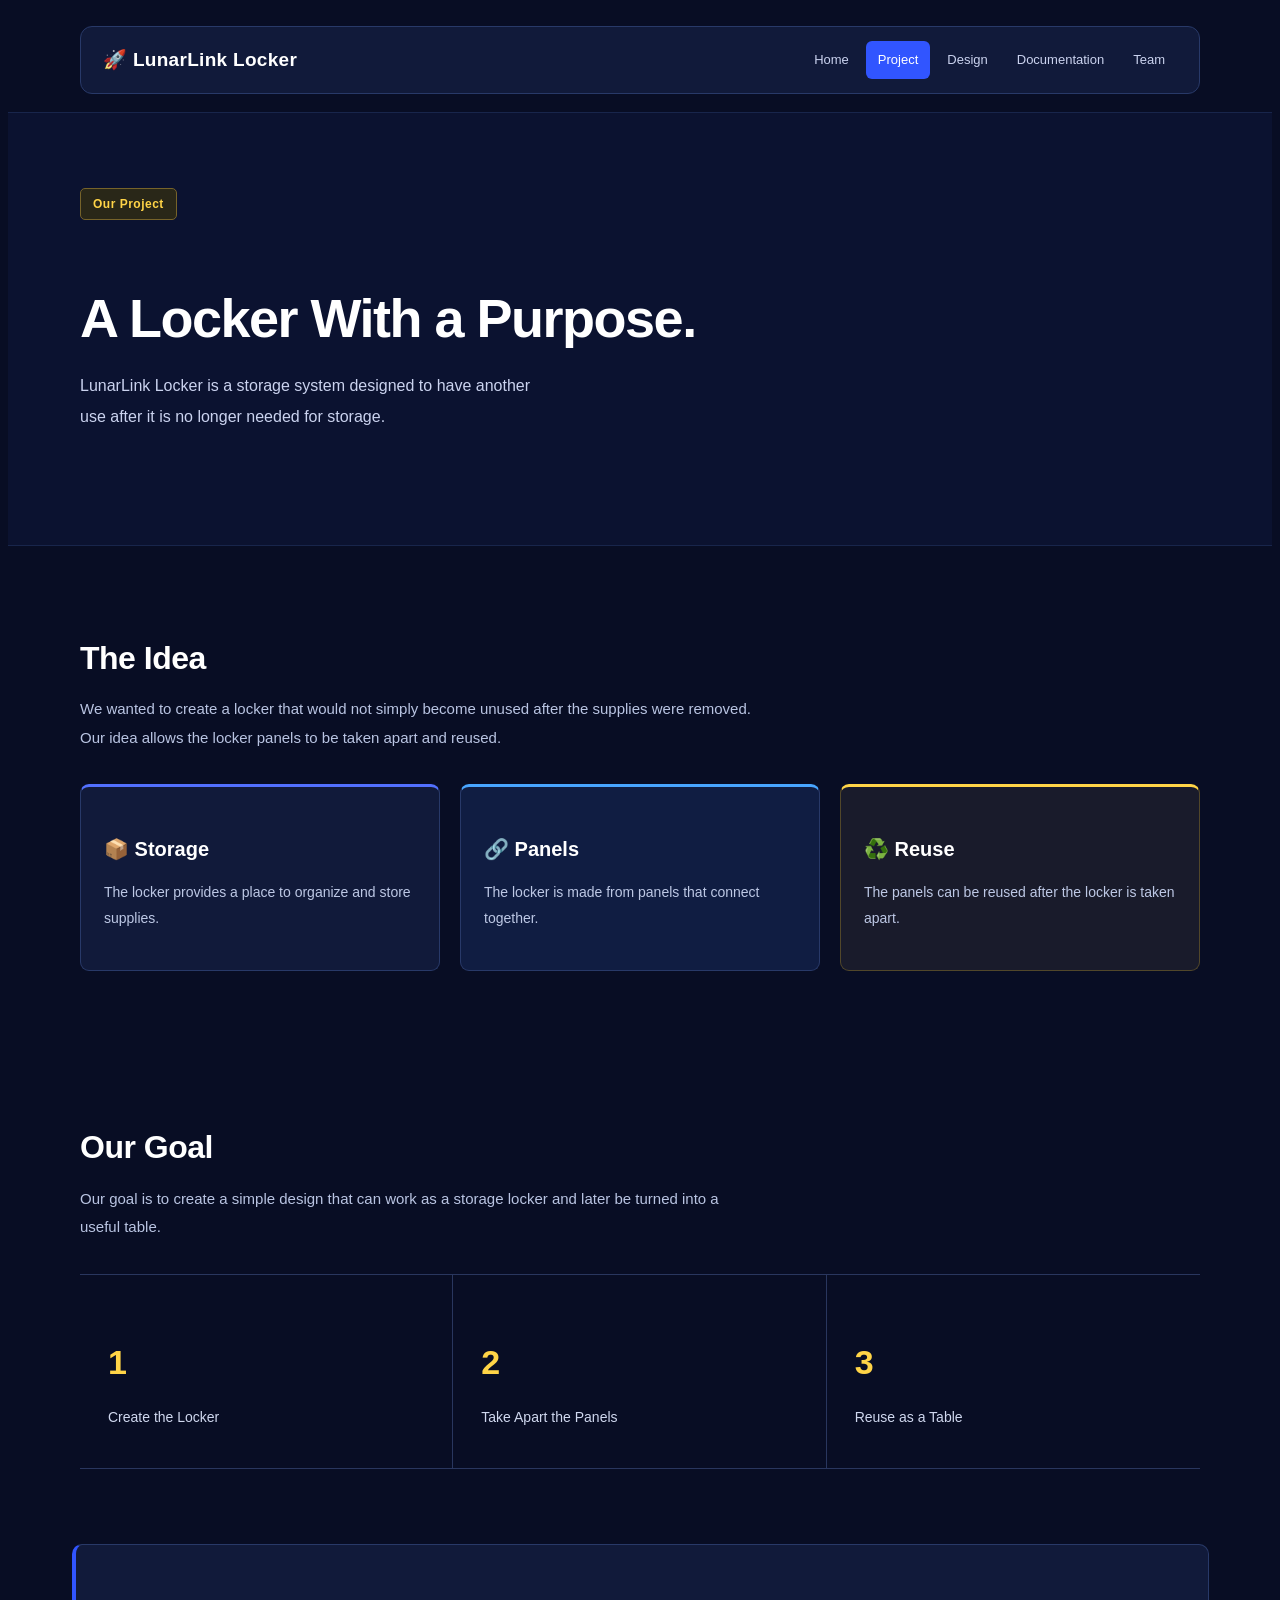
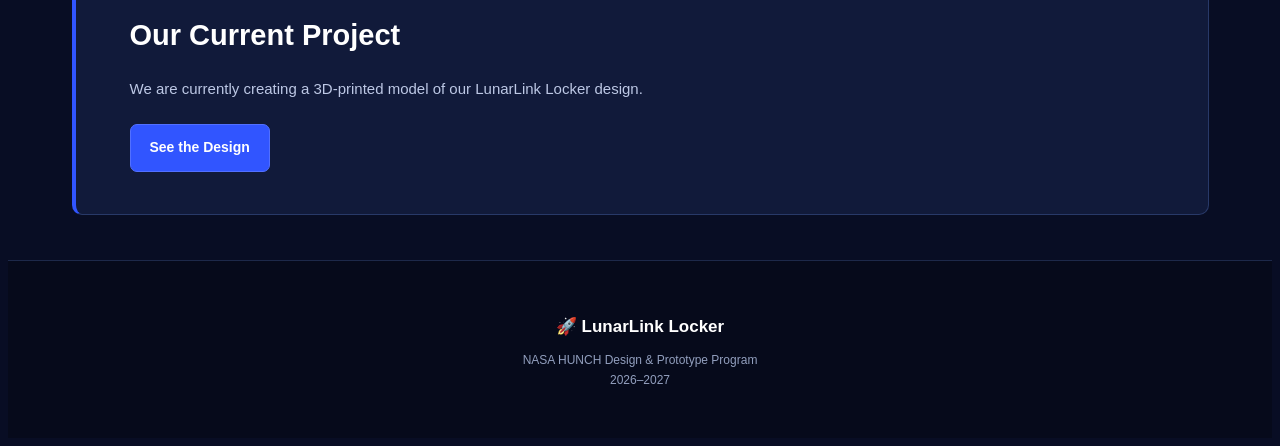
<file: project.html>
<!DOCTYPE html>
<html lang="en">

<head>
    <meta charset="UTF-8">
    <meta name="viewport" content="width=device-width, initial-scale=1.0">

    <title>Project | LunarLink Locker</title>

    <link rel="stylesheet" href="style.css">
</head>


<body>

    <!-- Navigation -->
    <header>

        <div class="wrap">

            <div class="bar">

                <a href="index.html" class="logo">
                    🚀 LunarLink Locker
                </a>

                <nav>
                    <a href="index.html">Home</a>
                    <a href="project.html" class="active">Project</a>
                    <a href="design.html">Design</a>
                    <a href="documentation.html">Documentation</a>
                    <a href="team.html">Team</a>
                </nav>

            </div>

        </div>

    </header>


    <!-- Hero -->
    <section class="hero">

        <div class="wrap">

            <span class="tag">
                Our Project
            </span>

            <h2>
                A Locker With a Purpose.
            </h2>

            <p>
                LunarLink Locker is a storage system designed
                to have another use after it is no longer needed
                for storage.
            </p>

        </div>

    </section>


    <!-- The Idea -->
    <section class="section">

        <div class="wrap">

            <h2>
                The Idea
            </h2>

            <p class="intro">
                We wanted to create a locker that would not
                simply become unused after the supplies were
                removed. Our idea allows the locker panels to
                be taken apart and reused.
            </p>


            <div class="cards">

                <div class="card">

                    <h3>📦 Storage</h3>

                    <p>
                        The locker provides a place to organize
                        and store supplies.
                    </p>

                </div>


                <div class="card blue">

                    <h3>🔗 Panels</h3>

                    <p>
                        The locker is made from panels that
                        connect together.
                    </p>

                </div>


                <div class="card yellow">

                    <h3>♻️ Reuse</h3>

                    <p>
                        The panels can be reused after the
                        locker is taken apart.
                    </p>

                </div>

            </div>

        </div>

    </section>


    <!-- Our Goal -->
    <section class="section">

        <div class="wrap">

            <h2>
                Our Goal
            </h2>

            <p class="intro">
                Our goal is to create a simple design that can
                work as a storage locker and later be turned
                into a useful table.
            </p>


            <div class="facts">

                <div class="fact">

                    <h3>1</h3>

                    <p>
                        Create the Locker
                    </p>

                </div>


                <div class="fact">

                    <h3>2</h3>

                    <p>
                        Take Apart the Panels
                    </p>

                </div>


                <div class="fact">

                    <h3>3</h3>

                    <p>
                        Reuse as a Table
                    </p>

                </div>

            </div>

        </div>

    </section>


    <!-- Current Project -->
    <section class="dark">

        <div class="wrap">

            <h2>
                Our Current Project
            </h2>

            <p>
                We are currently creating a 3D-printed model
                of our LunarLink Locker design.
            </p>

            <a href="design.html" class="button">
                See the Design
            </a>

        </div>

    </section>


    <!-- Footer -->
    <footer>

        <h3>
            🚀 LunarLink Locker
        </h3>

        <p>
            NASA HUNCH Design &amp; Prototype Program
            <br>
            2026–2027
        </p>

    </footer>


</body>

</html>
</file>
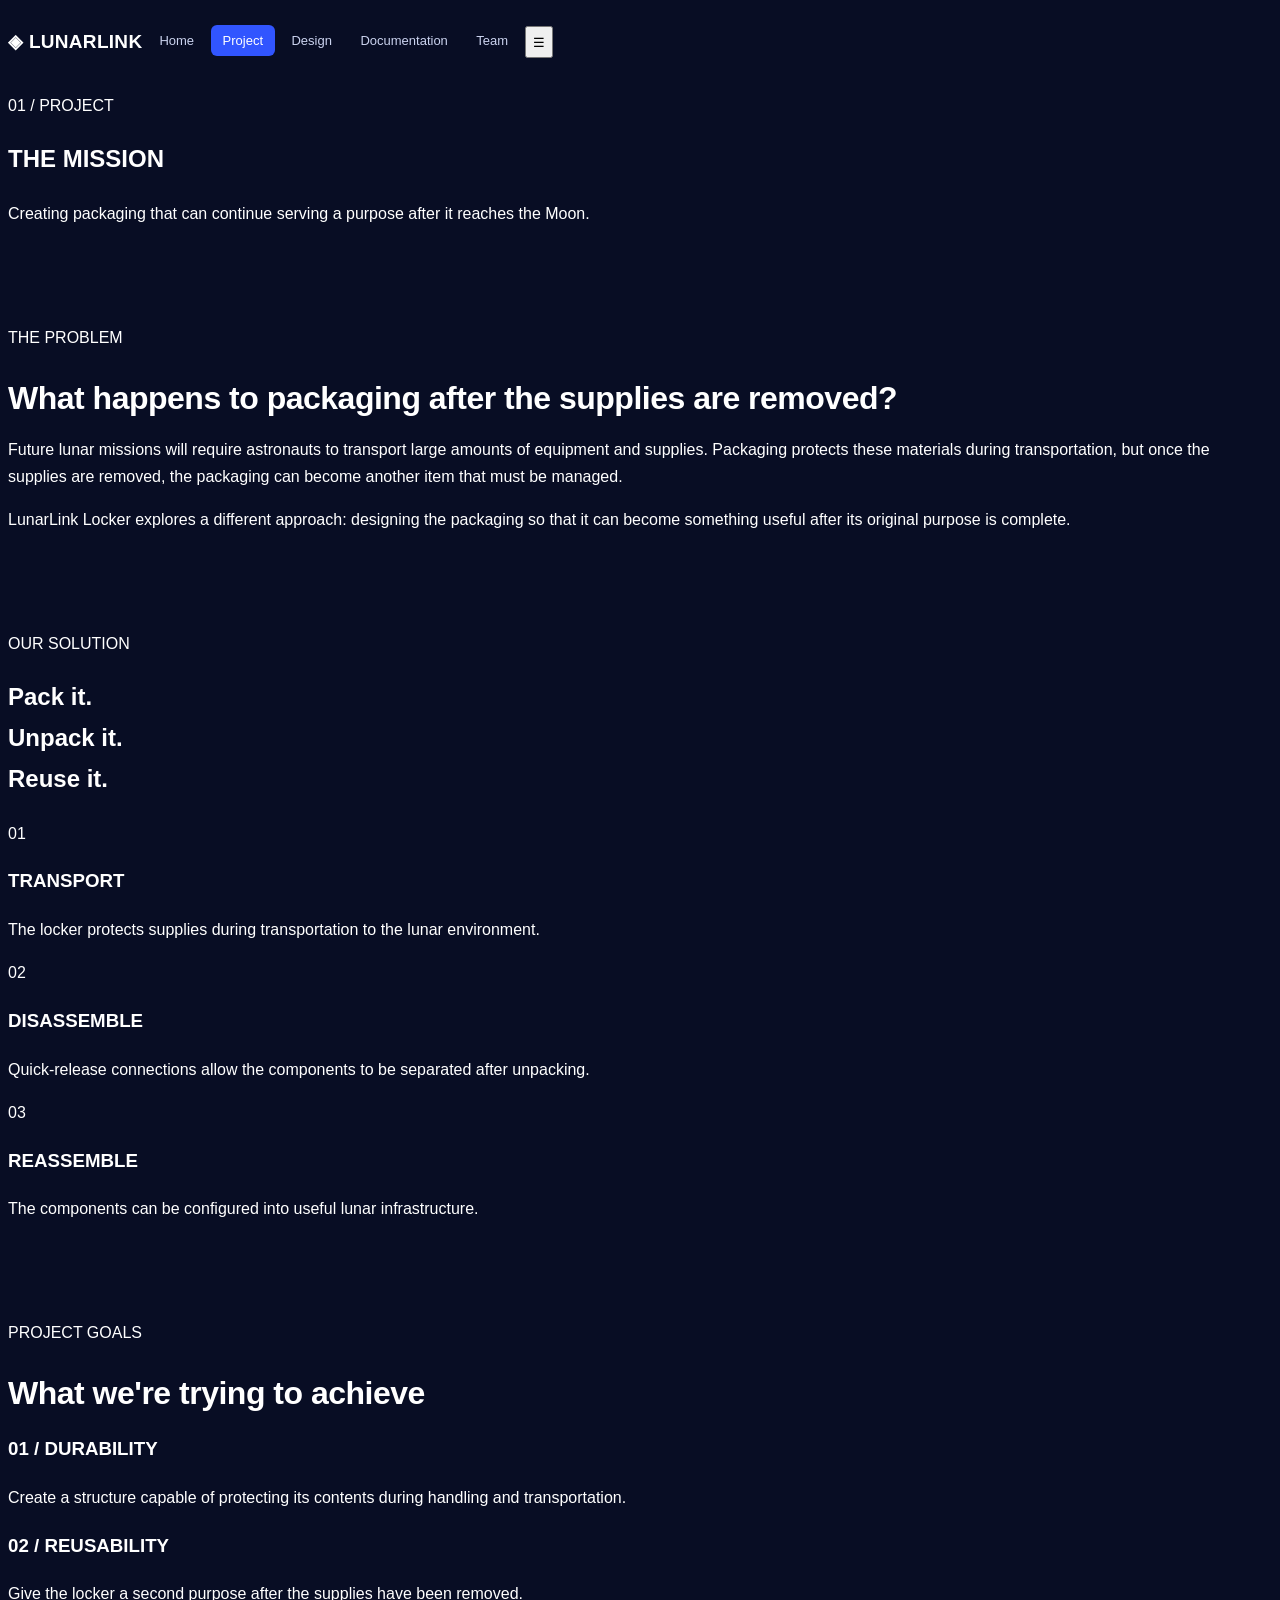
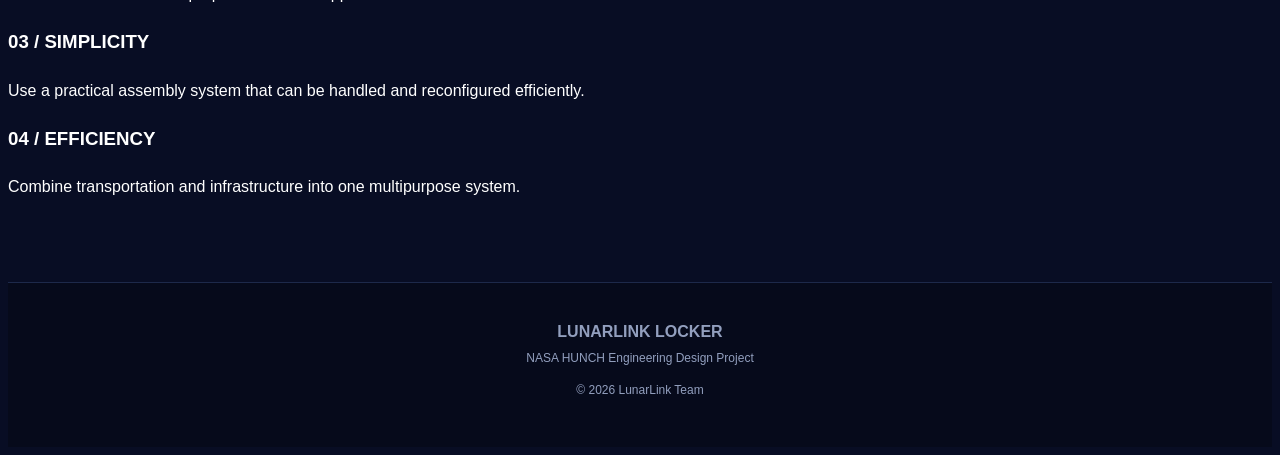
<file: Project.html>
<!DOCTYPE html>
<html lang="en">
<head>
    <meta charset="UTF-8">
    <meta name="viewport" content="width=device-width, initial-scale=1.0">

    <title>Project | LunarLink Locker</title>

    <link rel="stylesheet" href="style.css">
</head>

<body>

<header>
    <nav class="navbar">

        <div class="logo">
            <span>◈</span> LUNARLINK
        </div>

        <div class="nav-links">
            <a href="index.html">Home</a>
            <a href="project.html" class="active">Project</a>
            <a href="design.html">Design</a>
            <a href="documentation.html">Documentation</a>
            <a href="team.html">Team</a>
        </div>

        <button class="menu-button" onclick="toggleMenu()">☰</button>

    </nav>
</header>


<main>

<section class="page-hero">

    <p class="eyebrow">01 / PROJECT</p>

    <h1>
        THE <span>MISSION</span>
    </h1>

    <p>
        Creating packaging that can continue serving a purpose
        after it reaches the Moon.
    </p>

</section>


<section class="section">

    <div class="two-column">

        <div>
            <p class="eyebrow">THE PROBLEM</p>

            <h2>
                What happens to packaging
                <span>after the supplies are removed?</span>
            </h2>
        </div>

        <div>
            <p>
                Future lunar missions will require astronauts to transport
                large amounts of equipment and supplies. Packaging protects
                these materials during transportation, but once the supplies
                are removed, the packaging can become another item that must
                be managed.
            </p>

            <p>
                LunarLink Locker explores a different approach: designing
                the packaging so that it can become something useful after
                its original purpose is complete.
            </p>
        </div>

    </div>

</section>


<section class="dark-section">

    <div class="section-heading">

        <p class="eyebrow">OUR SOLUTION</p>

        <h2>
            Pack it.<br>
            Unpack it.<br>
            <span>Reuse it.</span>
        </h2>

    </div>


    <div class="process-grid">

        <div class="process-card">
            <span>01</span>
            <h3>TRANSPORT</h3>
            <p>
                The locker protects supplies during transportation
                to the lunar environment.
            </p>
        </div>

        <div class="process-card">
            <span>02</span>
            <h3>DISASSEMBLE</h3>
            <p>
                Quick-release connections allow the components
                to be separated after unpacking.
            </p>
        </div>

        <div class="process-card">
            <span>03</span>
            <h3>REASSEMBLE</h3>
            <p>
                The components can be configured into useful
                lunar infrastructure.
            </p>
        </div>

    </div>

</section>


<section class="section">

    <div class="section-heading">

        <p class="eyebrow">PROJECT GOALS</p>

        <h2>What we're trying to achieve</h2>

    </div>


    <div class="goal-grid">

        <div class="info-card">
            <h3>01 / DURABILITY</h3>
            <p>
                Create a structure capable of protecting its contents
                during handling and transportation.
            </p>
        </div>

        <div class="info-card">
            <h3>02 / REUSABILITY</h3>
            <p>
                Give the locker a second purpose after the supplies
                have been removed.
            </p>
        </div>

        <div class="info-card">
            <h3>03 / SIMPLICITY</h3>
            <p>
                Use a practical assembly system that can be handled
                and reconfigured efficiently.
            </p>
        </div>

        <div class="info-card">
            <h3>04 / EFFICIENCY</h3>
            <p>
                Combine transportation and infrastructure into
                one multipurpose system.
            </p>
        </div>

    </div>

</section>

</main>


<footer>
    <div>
        <strong>LUNARLINK LOCKER</strong>
        <p>NASA HUNCH Engineering Design Project</p>
    </div>

    <p>© 2026 LunarLink Team</p>
</footer>

<script src="script.js"></script>

</body>
</html>
</file>
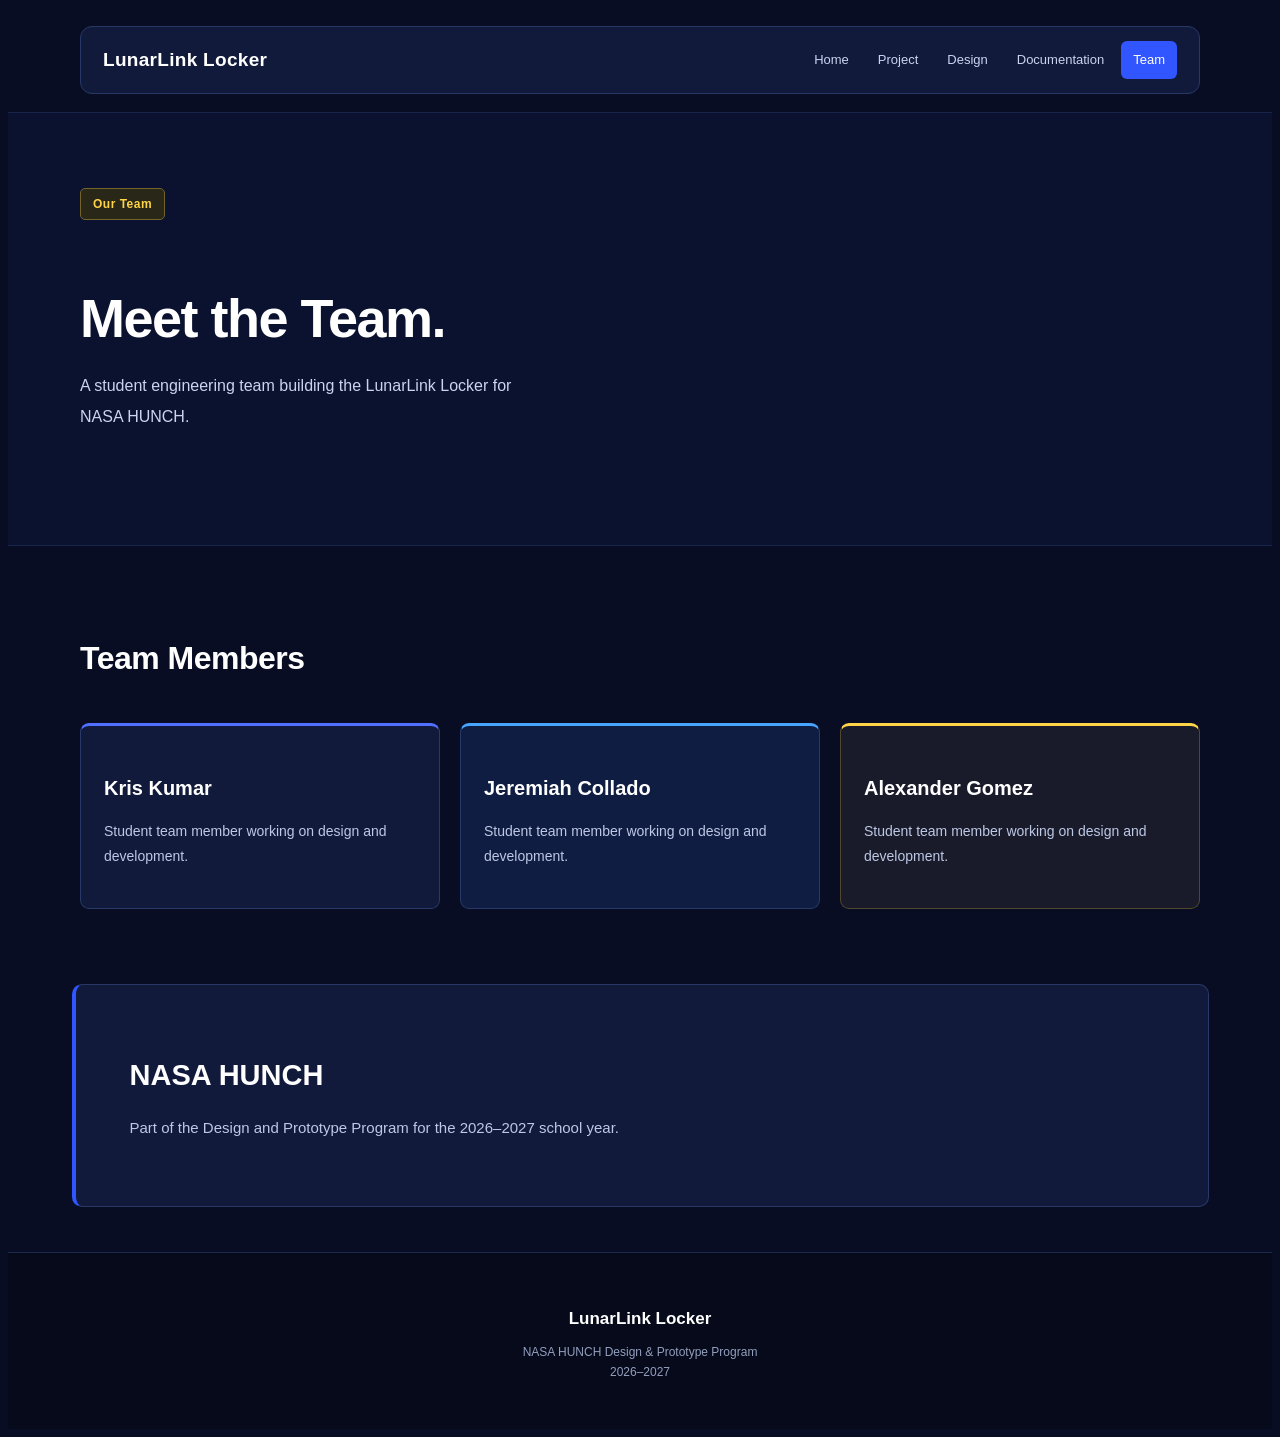
<file: team.html>
<!DOCTYPE html>
<html lang="en">
<head>
    <meta charset="UTF-8">
    <meta name="viewport" content="width=device-width, initial-scale=1.0">
    <title>Team | LunarLink Locker
</title>
    <link rel="stylesheet" href="style.css">
</head>

<body>

    <!-- Navigation -->
    <header>
        <div class="wrap">
            <div class="bar">
                <a href="index.html" class="logo">LunarLink Locker</a>
                <nav>
                    <a href="index.html">Home</a>
                    <a href="project.html">Project</a>
                    <a href="design.html">Design</a>
                    <a href="documentation.html">Documentation</a>
                    <a href="team.html" class="active">Team</a>
                </nav>
            </div>
        </div>
    </header>

    <section class="hero">
        <div class="wrap">
            <span class="tag">Our Team</span>
            <h2>Meet the Team.</h2>
            <p>A student engineering team building the LunarLink Locker for NASA HUNCH.</p>
        </div>
    </section>

    <section class="section">
        <div class="wrap">
            <h2>Team Members</h2>
            <br>
            <div class="cards">
                <div class="card">
                    <h3>Kris Kumar</h3>
                    <p>Student team member working on design and development.</p>
                </div>
                <div class="card blue">
                    <h3>Jeremiah Collado</h3>
                    <p>Student team member working on design and development.</p>
                </div>
                <div class="card yellow">
                    <h3>Alexander Gomez</h3>
                    <p>Student team member working on design and development.</p>
                </div>
            </div>
        </div>
    </section>

    <section class="dark">
        <div class="wrap">
            <h2>NASA HUNCH</h2>
            <p>Part of the Design and Prototype Program for the 2026–2027 school year.</p>
        </div>
    </section>

    <!-- Footer -->
    <footer>
        <h3>LunarLink Locker</h3>
        <p>NASA HUNCH Design &amp; Prototype Program<br>2026–2027</p>
    </footer>

</body>
</html>
</file>
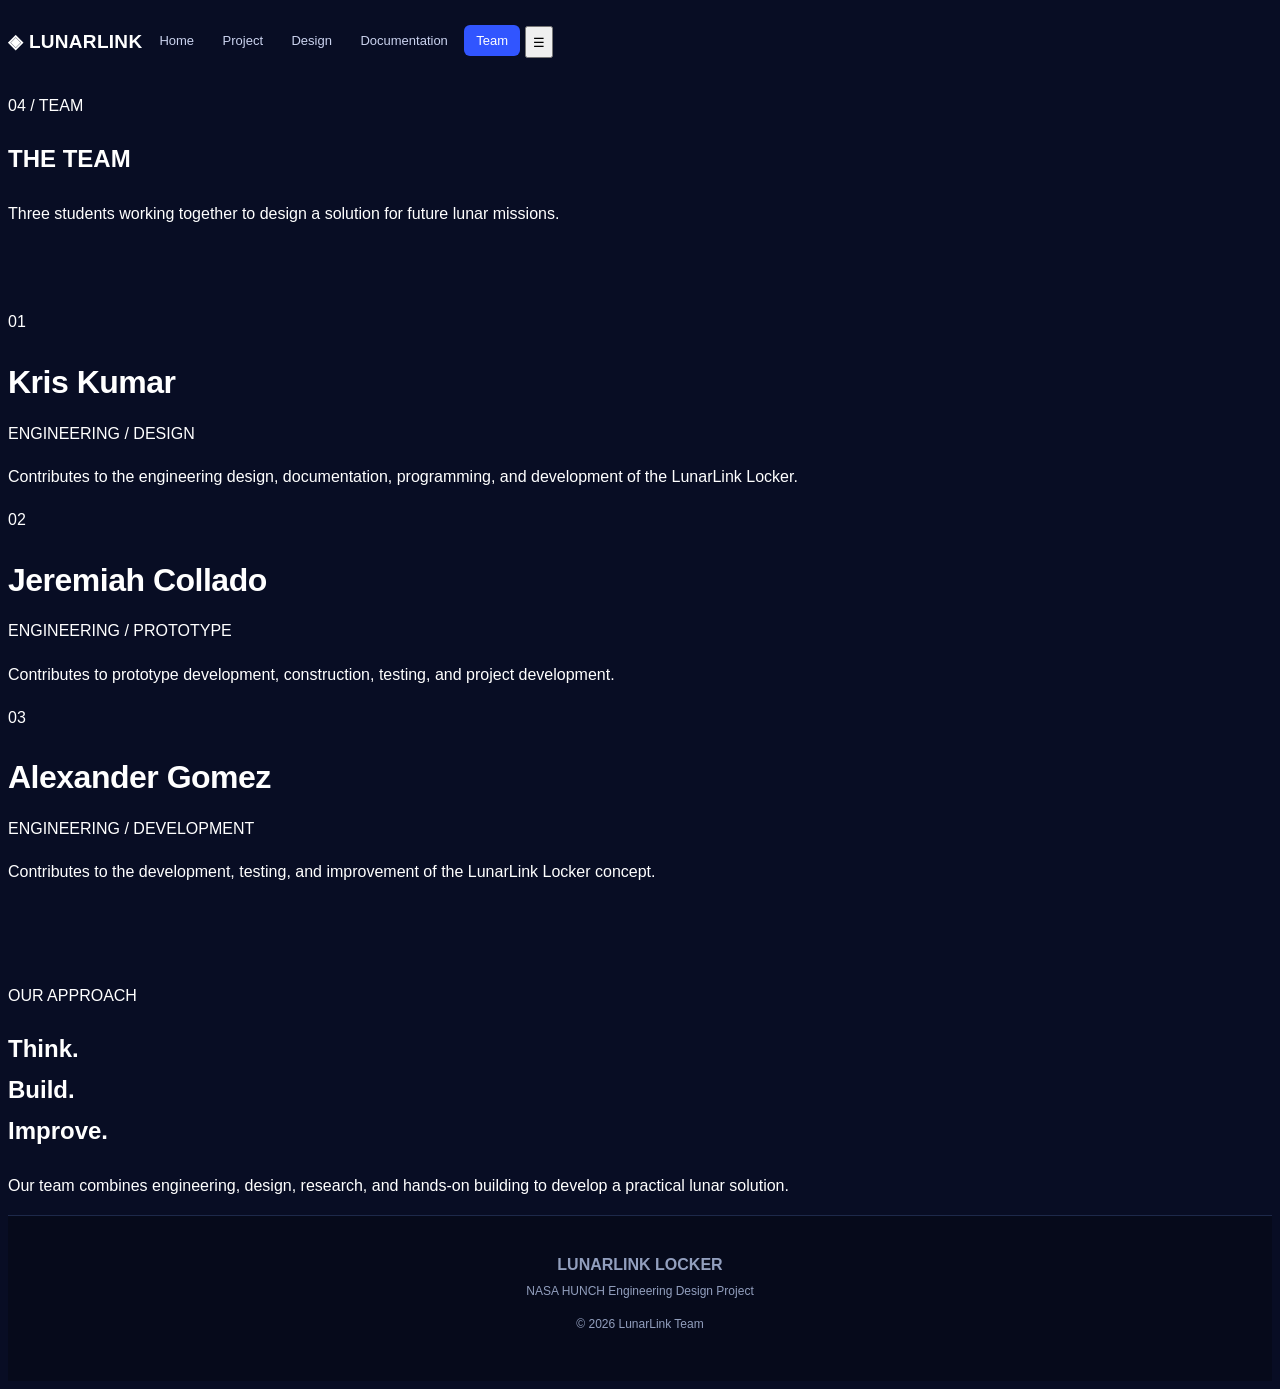
<file: Team.html>
<!DOCTYPE html>
<html lang="en">
<head>

    <meta charset="UTF-8">
    <meta name="viewport" content="width=device-width, initial-scale=1.0">

    <title>Team | LunarLink Locker</title>

    <link rel="stylesheet" href="style.css">

</head>

<body>

<header>

    <nav class="navbar">

        <div class="logo">
            <span>◈</span> LUNARLINK
        </div>

        <div class="nav-links">
            <a href="index.html">Home</a>
            <a href="project.html">Project</a>
            <a href="design.html">Design</a>
            <a href="documentation.html">Documentation</a>
            <a href="team.html" class="active">Team</a>
        </div>

        <button class="menu-button" onclick="toggleMenu()">☰</button>

    </nav>

</header>


<main>

<section class="page-hero">

    <p class="eyebrow">04 / TEAM</p>

    <h1>
        THE <span>TEAM</span>
    </h1>

    <p>
        Three students working together to design a solution
        for future lunar missions.
    </p>

</section>


<section class="section">

    <div class="team-grid">

        <div class="person-card">

            <div class="person-number">01</div>

            <h2>Kris Kumar</h2>

            <p class="role">ENGINEERING / DESIGN</p>

            <p>
                Contributes to the engineering design, documentation,
                programming, and development of the LunarLink Locker.
            </p>

        </div>


        <div class="person-card">

            <div class="person-number">02</div>

            <h2>Jeremiah Collado</h2>

            <p class="role">ENGINEERING / PROTOTYPE</p>

            <p>
                Contributes to prototype development, construction,
                testing, and project development.
            </p>

        </div>


        <div class="person-card">

            <div class="person-number">03</div>

            <h2>Alexander Gomez</h2>

            <p class="role">ENGINEERING / DEVELOPMENT</p>

            <p>
                Contributes to the development, testing, and improvement
                of the LunarLink Locker concept.
            </p>

        </div>

    </div>

</section>


<section class="dark-section">

    <div class="center-content">

        <p class="eyebrow">OUR APPROACH</p>

        <h2>
            Think.<br>
            Build.<br>
            <span>Improve.</span>
        </h2>

        <p>
            Our team combines engineering, design, research, and
            hands-on building to develop a practical lunar solution.
        </p>

    </div>

</section>

</main>


<footer>

    <div>
        <strong>LUNARLINK LOCKER</strong>
        <p>NASA HUNCH Engineering Design Project</p>
    </div>

    <p>© 2026 LunarLink Team</p>

</footer>

<script src="script.js"></script>

</body>
</html>
</file>
<file: style.css>
```css
/* ---------- BASICS ---------- */
* {
    margin: 0;
    padding: 0;
    box-sizing: border-box;
}

html {
    scroll-behavior: smooth;
}

body {
    font-family: Verdana, Arial, sans-serif;
    background: #080d24;
    color: white;
    line-height: 1.7;
}

a {
    text-decoration: none;
    color: white;
}

.wrap {
    max-width: 1120px;
    margin: auto;
    padding: 0 24px;
}


/* ---------- NAVIGATION ---------- */
header {
    padding: 18px 0;
    background: #080d24;
}

.bar {
    background: #111a3a;
    border: 1px solid #283968;
    border-radius: 12px;
    padding: 14px 22px;

    display: flex;
    justify-content: space-between;
    align-items: center;
    flex-wrap: wrap;
    gap: 15px;
}

.logo {
    font-size: 19px;
    font-weight: bold;
    letter-spacing: 0.3px;
}

nav {
    display: flex;
    flex-wrap: wrap;
    gap: 5px;
}

nav a {
    padding: 8px 12px;
    border-radius: 6px;
    font-size: 13px;
    color: #cbd3ef;
    transition: background 0.2s;
}

nav a:hover {
    background: #243269;
    color: white;
}

nav a.active {
    background: #3155ff;
    color: white;
}


/* ---------- HERO ---------- */
.hero {
    padding: 75px 0 85px;
    background: #0b1230;
    border-top: 1px solid #18254b;
    border-bottom: 1px solid #18254b;
}

.hero-grid {
    display: flex;
    align-items: center;
    justify-content: space-between;
    gap: 65px;
}

.hero-grid > div:first-child {
    flex: 1;
}

.tag {
    display: inline-block;
    background: #292718;
    color: #ffd447;
    border: 1px solid #76632a;
    border-radius: 5px;
    padding: 5px 12px;
    font-size: 12px;
    font-weight: bold;
    letter-spacing: 0.5px;
    margin-bottom: 22px;
}

.hero h2 {
    font-size: clamp(38px, 5vw, 54px);
    line-height: 1.15;
    letter-spacing: -1.5px;
    margin-bottom: 22px;
}

.hero p {
    font-size: 16px;
    color: #cbd3ef;
    margin-bottom: 28px;
    max-width: 470px;
    line-height: 1.9;
}


/* ---------- BUTTONS ---------- */
.button {
    display: inline-block;
    background: #3155ff;
    border: 1px solid #5270ff;
    border-radius: 7px;
    padding: 11px 19px;
    font-size: 14px;
    font-weight: bold;
    color: white;
    transition: background 0.2s, transform 0.2s;
}

.button:hover {
    background: #4667ff;
    transform: translateY(-2px);
}


/* ---------- LOCKER ILLUSTRATION ---------- */
.picture {
    background: #111b40;
    border: 1px solid #30457f;
    border-radius: 16px;
    width: 410px;
    height: 310px;
    flex-shrink: 0;

    display: flex;
    align-items: center;
    justify-content: center;

    position: relative;
    overflow: hidden;
}

/* Subtle background detail */
.picture::before {
    content: "";
    position: absolute;
    width: 250px;
    height: 250px;
    border: 1px solid #253765;
    border-radius: 50%;
}

.picture::after {
    content: "LUNARLINK • CONCEPT MODEL";
    position: absolute;
    bottom: 17px;
    left: 0;
    right: 0;
    text-align: center;
    font-size: 10px;
    letter-spacing: 2px;
    color: #8998c5;
}

.locker {
    width: 220px;
    height: 155px;
    background: linear-gradient(135deg, #e1e5ed, #aab4c8);
    border: 4px solid #737f99;
    border-radius: 5px;
    position: relative;
    z-index: 1;

    box-shadow: 12px 15px 0 #080d24;
}

/* Locker door */
.locker::before {
    content: "";
    position: absolute;
    top: 8px;
    left: 8px;
    right: 8px;
    bottom: 8px;
    border: 2px solid #8e9ab0;
    border-radius: 2px;
}

/* Locker handle */
.handle {
    position: absolute;
    width: 13px;
    height: 35px;
    background: #ffb344;
    border: 2px solid #c77c26;
    border-radius: 3px;
    top: 55px;
    right: 17px;
    z-index: 2;
}


/* ---------- GENERAL SECTIONS ---------- */
.section {
    padding: 65px 0;
}

.section h2 {
    font-size: 32px;
    line-height: 1.3;
    margin-bottom: 16px;
    letter-spacing: -0.5px;
}

.section p.intro {
    max-width: 680px;
    margin-bottom: 32px;
    color: #b9c4e2;
    font-size: 15px;
    line-height: 1.9;
}


/* ---------- PROJECT CARDS ---------- */
.cards {
    display: grid;
    grid-template-columns: repeat(3, minmax(0, 1fr));
    gap: 20px;
}

.card {
    background: #111a3a;
    border: 1px solid #283968;
    border-top: 3px solid #5270ff;
    border-radius: 9px;
    padding: 25px 23px;
    transition: transform 0.2s, border-color 0.2s;
}

.card:hover {
    transform: translateY(-4px);
    border-color: #5270ff;
}

.card h3 {
    font-size: 20px;
    margin-bottom: 10px;
}

.card p {
    color: #bdc8e5;
    font-size: 14px;
    line-height: 1.8;
}

.card.blue {
    background: #101d42;
    border-top-color: #48a5ff;
}

.card.yellow {
    background: #191b2b;
    border: 1px solid #51472a;
    border-top: 3px solid #ffd447;
}


/* ---------- FROM LOCKER TO TABLE ---------- */
.facts {
    display: grid;
    grid-template-columns: repeat(3, minmax(0, 1fr));
    gap: 0;
    border-top: 1px solid #29365e;
    border-bottom: 1px solid #29365e;
}

.fact {
    position: relative;
    padding: 25px 28px;
    background: transparent;
    border: none;
    border-right: 1px solid #29365e;
}

.fact:last-child {
    border-right: none;
}

.fact h3 {
    font-size: 34px;
    color: #ffd447;
    margin-bottom: 5px;
}

.fact p {
    color: #d0d8ef;
    font-size: 14px;
}


/* ---------- MODEL SECTION ---------- */
.dark {
    background: #111a3a;
    color: white;
    border: 1px solid #283968;
    border-left: 4px solid #3155ff;
    border-radius: 10px;

    max-width: 1072px;
    margin: 10px auto 45px;
    padding: 42px 30px;
}

.dark h2 {
    font-size: 29px;
    margin-bottom: 12px;
}

.dark p {
    color: #bdc8e5;
    font-size: 15px;
    max-width: 680px;
    margin-bottom: 23px;
}


/* ---------- FOOTER ---------- */
footer {
    text-align: center;
    padding: 35px 20px;
    background: #060a1b;
    border-top: 1px solid #1d294a;
    color: #929fbe;
}

footer h3 {
    color: white;
    font-size: 17px;
    margin-bottom: 8px;
}

footer p {
    font-size: 12px;
    margin-top: 3px;
}


/* ---------- TABLETS ---------- */
@media (max-width: 850px) {
    .bar {
        justify-content: center;
    }

    nav {
        justify-content: center;
    }

    .hero-grid {
        gap: 30px;
    }

    .picture {
        width: 320px;
        height: 280px;
    }

    .cards {
        gap: 14px;
    }

    .card {
        padding: 20px 16px;
    }

    .dark {
        margin-left: 20px;
        margin-right: 20px;
    }
}


/* ---------- PHONES ---------- */
@media (max-width: 600px) {
    .wrap {
        padding: 0 18px;
    }

    header {
        padding: 12px 0;
    }

    .bar {
        padding: 14px;
    }

    .logo {
        font-size: 18px;
    }

    nav {
        gap: 3px;
    }

    nav a {
        font-size: 12px;
        padding: 7px 9px;
    }

    .hero {
        padding: 48px 0;
    }

    .hero-grid {
        flex-direction: column;
        align-items: stretch;
        gap: 35px;
    }

    .hero h2 {
        font-size: 39px;
    }

    .hero p {
        font-size: 15px;
    }

    .picture {
        width: 100%;
        height: 270px;
    }

    .section {
        padding: 45px 0;
    }

    .section h2 {
        font-size: 27px;
    }

    .cards {
        grid-template-columns: 1fr;
        gap: 14px;
    }

    .card {
        padding: 22px;
    }

    .facts {
        grid-template-columns: 1fr;
    }

    .fact {
        border-right: none;
        border-bottom: 1px solid #29365e;
        padding: 18px 10px;
    }

    .fact:last-child {
        border-bottom: none;
    }

    .fact h3 {
        font-size: 28px;
    }

    .dark {
        margin: 5px 14px 30px;
        padding: 30px 22px;
    }

    .dark h2 {
        font-size: 25px;
    }
}
```
</file>
